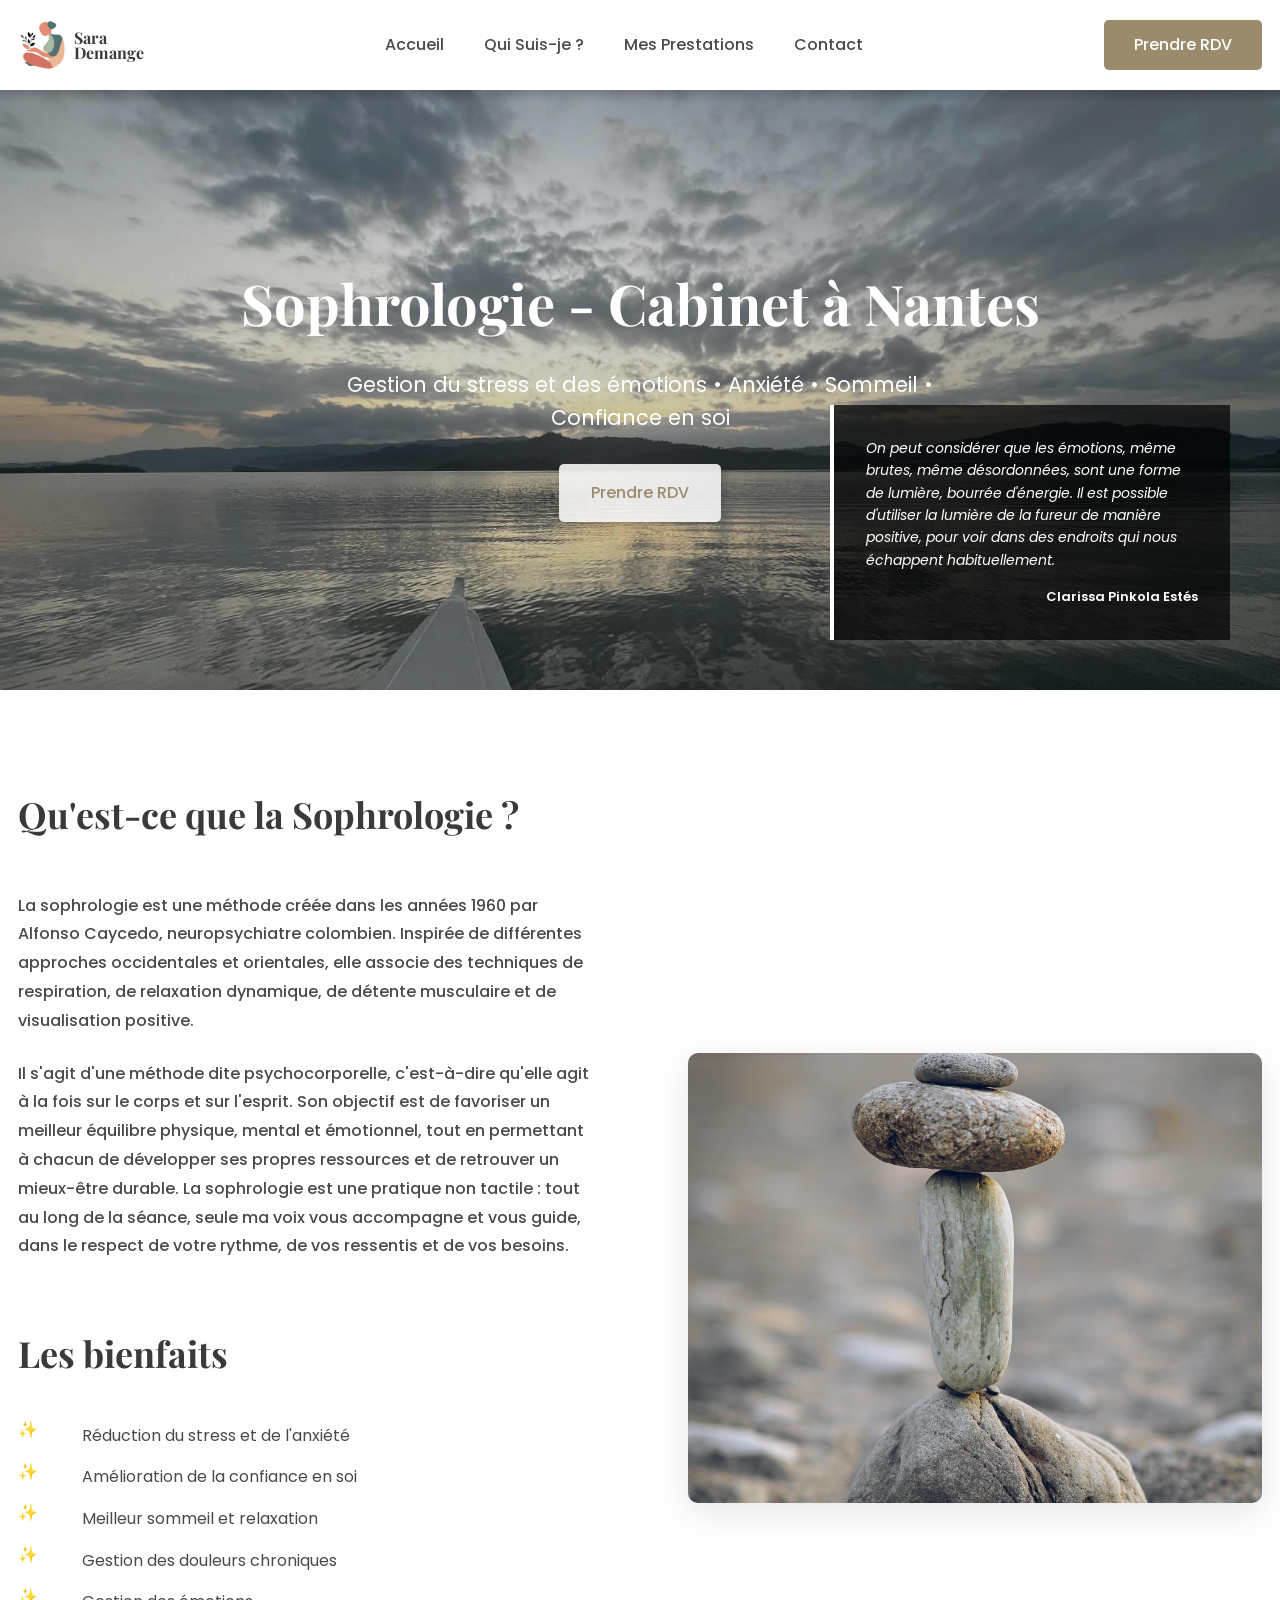
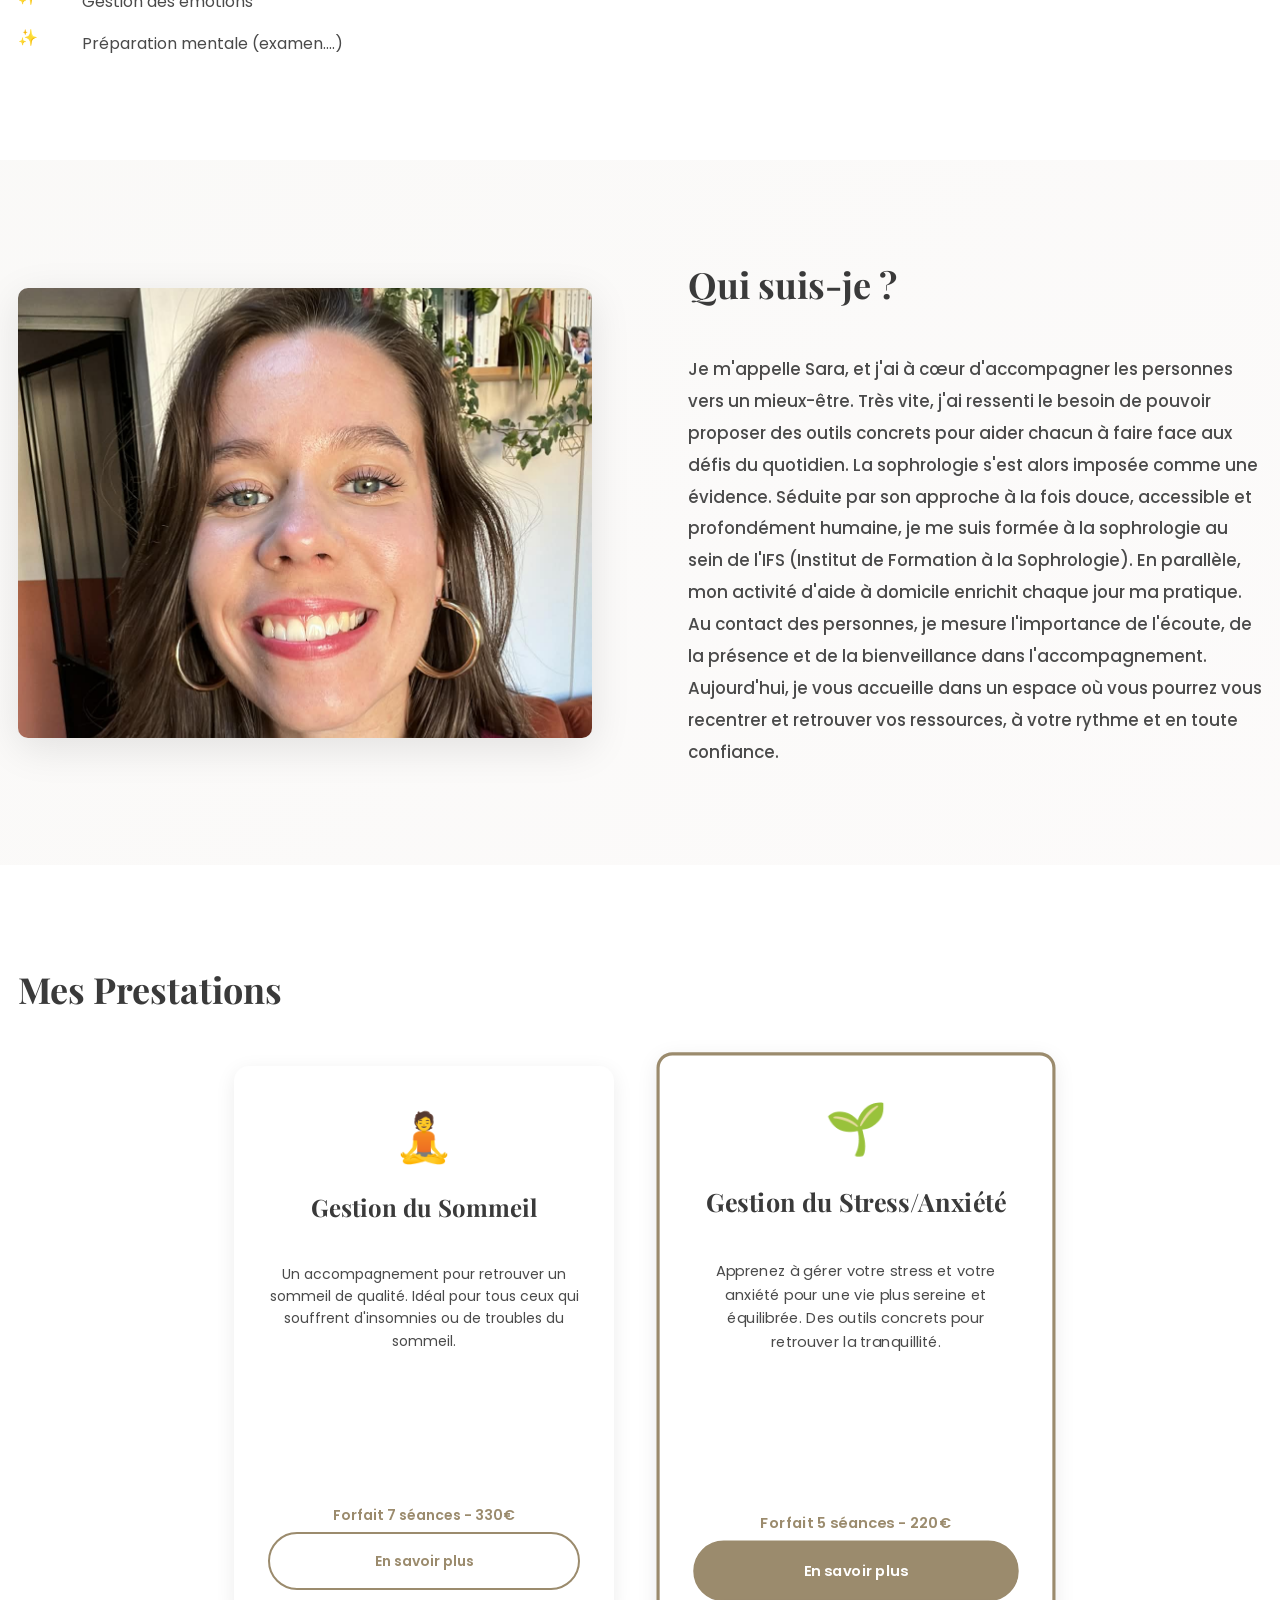
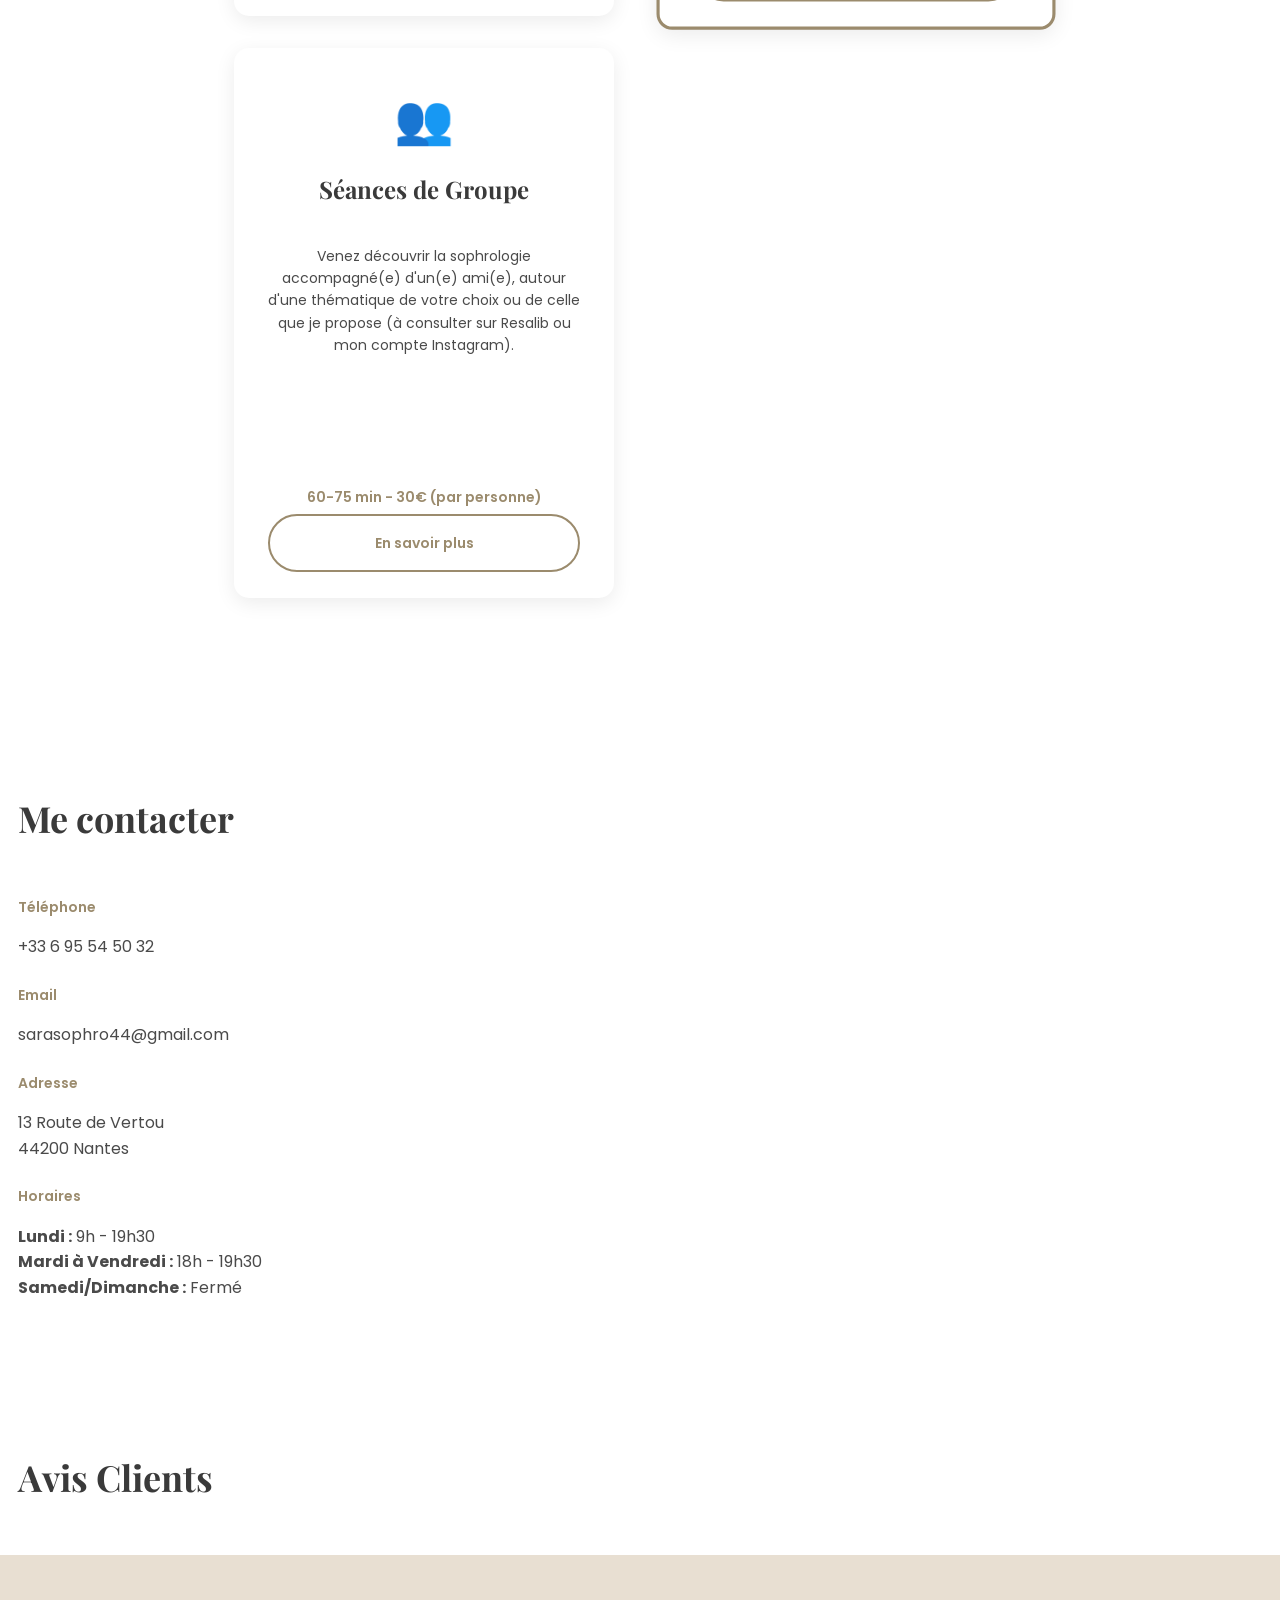
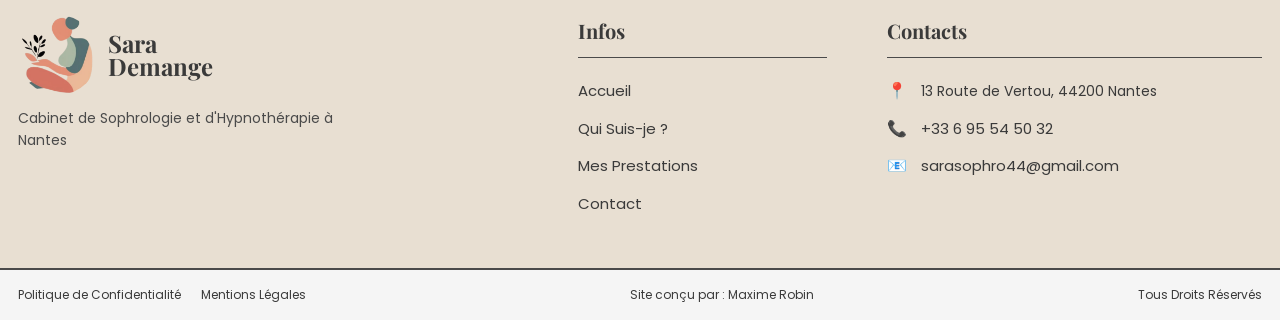
<file: index.html>
<!doctype html>
<html lang="fr"><head>
    <meta charset="UTF-8">
    <meta name="viewport" content="width=device-width, initial-scale=1.0">
    <title>Sara Demange - Cabinet de Sophrologie sur Nantes</title>
    <link rel="icon" type="image/png" sizes="512x512" href="/images/logo.png">
    <link rel="apple-touch-icon" href="/images/logo.png">
        <meta name="description" content="Sara Demange, sophrologue à Nantes, vous accompagne pour le stress, l'anxiété, le sommeil, les émotions et la confiance en soi.">
        <meta name="author" content="Sara Demange">
        <meta name="robots" content="index, follow, max-image-preview:large">
        <meta name="theme-color" content="#f7f4ef">
        <link rel="canonical" href="https://sarademange-sophrologie-nantes.netlify.app/">
        <meta property="og:type" content="website">
        <meta property="og:locale" content="fr_FR">
        <meta property="og:site_name" content="Sara Demange - Sophrologie">
        <meta property="og:title" content="Sara Demange - Sophrologue à Nantes">
        <meta property="og:description" content="Accompagnement en sophrologie à Nantes pour retrouver équilibre, sérénité et confiance.">
        <meta property="og:url" content="https://sarademange-sophrologie-nantes.netlify.app/">
        <meta property="og:image" content="https://sarademange-sophrologie-nantes.netlify.app/images/uploads/Sara%20Demange%20Recadr%C3%A9%20format%20carr%C3%A9.jpg">
        <meta property="og:image:alt" content="Sara Demange, sophrologue à Nantes">
        <meta property="og:image:type" content="image/jpeg">
        <meta property="og:image:width" content="1152">
        <meta property="og:image:height" content="1152">
        <meta name="twitter:card" content="summary_large_image">
        <meta name="twitter:title" content="Sara Demange - Sophrologue à Nantes">
        <meta name="twitter:description" content="Accompagnement en sophrologie à Nantes pour le stress, le sommeil, les émotions et la confiance en soi.">
        <meta name="twitter:image" content="https://sarademange-sophrologie-nantes.netlify.app/images/uploads/Sara%20Demange%20Recadr%C3%A9%20format%20carr%C3%A9.jpg">
        <meta name="twitter:image:alt" content="Sara Demange, sophrologue à Nantes">
        <script type="application/ld+json">
        {
            "@context": "https://schema.org",
            "@type": "WebSite",
            "name": "Sara Demange - Sophrologie",
            "alternateName": "Cabinet de Sophrologie à Nantes",
            "url": "https://sarademange-sophrologie-nantes.netlify.app/"
        }
        </script>
        <script type="application/ld+json">
        {
            "@context": "https://schema.org",
            "@type": "LocalBusiness",
            "@id": "https://sarademange-sophrologie-nantes.netlify.app/#business",
            "name": "Sara Demange - Sophrologie",
            "url": "https://sarademange-sophrologie-nantes.netlify.app/",
            "image": "https://sarademange-sophrologie-nantes.netlify.app/images/uploads/1782734062269-e0d5d1ff-cd20-42f9-9b21-246d7e26e452-1-.jpg",
            "description": "Cabinet de sophrologie à Nantes, spécialisé dans l'accompagnement du stress, des émotions, du sommeil et de la confiance en soi.",
            "telephone": "+33695545032",
            "email": "sarasophro44@gmail.com",
            "priceRange": "€€",
            "address": {
                "@type": "PostalAddress",
                "streetAddress": "13 Route de Vertou",
                "postalCode": "44200",
                "addressLocality": "Nantes",
                "addressCountry": "FR"
            },
            "geo": {
                "@type": "GeoCoordinates",
                "latitude": 47.1914439,
                "longitude": -1.5368923
            },
            "areaServed": { "@type": "City", "name": "Nantes" },
            "serviceType": "Sophrologie",
            "knowsAbout": ["gestion du stress", "sommeil", "gestion des émotions", "confiance en soi", "préparation mentale"],
            "openingHoursSpecification": [
                { "@type": "OpeningHoursSpecification", "dayOfWeek": "Monday", "opens": "09:00", "closes": "19:30" },
                { "@type": "OpeningHoursSpecification", "dayOfWeek": ["Tuesday", "Wednesday", "Thursday", "Friday"], "opens": "18:00", "closes": "19:30" }
            ],
            "hasOfferCatalog": {
                "@type": "OfferCatalog",
                "name": "Prestations de sophrologie",
                "itemListElement": [
                    { "@type": "Offer", "itemOffered": { "@type": "Service", "name": "Gestion du sommeil" } },
                    { "@type": "Offer", "itemOffered": { "@type": "Service", "name": "Préparation mentale" } },
                    { "@type": "Offer", "itemOffered": { "@type": "Service", "name": "Gestion du stress" } }
                ]
            }
        }
        </script>
    
    <!-- CUBE CSS - Foundation (variables, resets, base elements) -->
    <link rel="stylesheet" href="styles/cube.css">
    
    <!-- CUBE CSS - Components -->
    <link rel="stylesheet" href="styles/navbar.css?v=20260909-sticky">
    <link rel="stylesheet" href="styles/footer.css">
    <link rel="stylesheet" href="styles/buttons.css">
    
    <!-- CUBE CSS - Blocks -->
    <link rel="stylesheet" href="styles/hero.css">
    <link rel="stylesheet" href="styles/about.css">
    <link rel="stylesheet" href="styles/services.css">
    <link rel="stylesheet" href="styles/contact.css">

    <!-- Responsive utilities -->
    <link rel="stylesheet" href="styles/responsive.css">
    
    <link href="https://fonts.googleapis.com/css2?family=Poppins:wght@300;400;500;600;700&amp;family=Playfair+Display:wght@700&amp;display=swap" rel="stylesheet">
</head>
<body>
    <!-- Navbar Component -->
    <div id="navbar-container"><nav class="navbar"><div class="container"><div class="nav-wrapper"><a href="index.html" class="logo"><img class="brand-image" src="images/logo.png" alt="Sara Demange - Sophrologue" loading="eager" decoding="async"><span class="logo-text" aria-label="Sara Demange"><span>Sara</span><span>Demange</span></span></a><button class="menu-toggle" aria-label="Menu" aria-expanded="false"><span></span><span></span><span></span></button><ul class="nav-menu"><li><a href="index.html">Accueil</a></li><li><a href="about.html">Qui Suis-je ?</a></li><li><a href="services.html">Mes Prestations</a></li><li><a href="contact.html">Contact</a></li></ul><a href="https://www.resalib.fr/praticien/107607-sara-demange-sophrologue-nantes" target="_blank" class="btn-primary">Prendre RDV</a></div></div></nav></div>

    <!-- Hero Section -->
    <section class="hero">
        <div class="hero-image">
            <img class="brand-image" src="/images/uploads/1782734062269-e0d5d1ff-cd20-42f9-9b21-246d7e26e452-1-.jpg" alt="Harmonie et équilibre" loading="eager" fetchpriority="high" decoding="async" data-live-zoom="100" data-live-pos-x="48" data-live-pos-y="37" style="object-fit: cover; object-position: 48% 37%; transform-origin: center center; transform: scale(1);">
        </div>
        <div class="hero-content">
            <h1 class="hero-title">Sophrologie - Cabinet à Nantes</h1>
            <p class="hero-text">Gestion du stress et des émotions • Anxiété • Sommeil • Confiance en soi</p>
            <div class="hero-cta">
                <a href="https://www.resalib.fr/praticien/107607-sara-demange-sophrologue-nantes" target="_blank" class="btn-secondary">Prendre RDV</a>
            </div>
        </div>
        <div class="hero-quote-overlay">
            <p>On peut considérer que les émotions, même brutes, même désordonnées, sont une forme de lumière, bourrée d'énergie. Il est possible d'utiliser la lumière de la fureur de manière positive, pour voir dans des endroits qui nous échappent habituellement.</p>
            <p class="quote-author">Clarissa Pinkola Estés</p>
        </div>
    </section>

    <!-- About Section -->
    <section id="about" class="about">
        <div class="container">
            <div class="section-header">
                <h2>Qu'est-ce que la Sophrologie ?</h2>
            </div>
            <div class="about-content">
                <div class="about-text">
                    <div class="mobile-expandable-text" data-mobile-expandable="">
                        <p>La sophrologie est une méthode créée dans les années 1960 par Alfonso Caycedo, neuropsychiatre colombien. Inspirée de différentes approches occidentales et orientales, elle associe des techniques de respiration, de relaxation dynamique, de détente musculaire et de visualisation positive.</p>
                        <p>Il s'agit d'une méthode dite psychocorporelle, c'est-à-dire qu'elle agit à la fois sur le corps et sur l'esprit. Son objectif est de favoriser un meilleur équilibre physique, mental et émotionnel, tout en permettant à chacun de développer ses propres ressources et de retrouver un mieux-être durable. La sophrologie est une pratique non tactile : tout au long de la séance, seule ma voix vous accompagne et vous guide, dans le respect de votre rythme, de vos ressentis et de vos besoins.</p>
                    </div>
                    <h2>Les bienfaits</h2>
                    <ul class="benefits-list">
                        <li>Réduction du stress et de l'anxiété</li>
                        <li>Amélioration de la confiance en soi</li>
                        <li>Meilleur sommeil et relaxation</li>
                        <li>Gestion des douleurs chroniques</li>
                        <li>Gestion des émotions</li>
                        <li>Préparation mentale (examen....)</li>
                    </ul>
                </div>
                <div class="about-image">
                    <img class="brand-image" src="/images/uploads/1782735857334-pexels-abhijeet-singh-1249453572-25714026.jpg" alt="Meditation et bien-être" data-live-zoom="100" data-live-pos-x="45" data-live-pos-y="37" style="object-fit: cover; object-position: 45% 37%; transform-origin: center center; transform: scale(1);">
                </div>
            </div>
        </div>
    </section>

    <!-- About Me Section (before Services) -->
    <section class="about-intro">
        <div class="container">
            <div class="about-intro-content">
                <div class="about-intro-image">
                    <img class="brand-image" src="/images/uploads/1782736258521-3f640ac3-f32f-49dd-9731-8dba022b5032.jpg" alt="Sara Demange - Sophrologue" data-live-pos-y="23" data-live-zoom="100" data-live-pos-x="0" style="object-position: 0% 23%; object-fit: cover; transform-origin: center center; transform: scale(1);">
                </div>
                <div class="about-intro-text">
                    <h2>Qui suis-je ?</h2>
                    <p class="mobile-expandable-text" data-mobile-expandable="">Je m'appelle Sara, et j'ai à cœur d'accompagner les personnes vers un mieux-être. Très vite, j'ai ressenti le besoin de pouvoir proposer des outils concrets pour aider chacun à faire face aux défis du quotidien. La sophrologie s'est alors imposée comme une évidence. Séduite par son approche à la fois douce, accessible et profondément humaine, je me suis formée à la sophrologie au sein de  l'IFS (Institut de Formation à la Sophrologie). En parallèle, mon activité d'aide à domicile enrichit chaque jour ma pratique. Au contact des personnes, je mesure l'importance de l'écoute, de la présence et de la bienveillance dans l'accompagnement. Aujourd'hui, je vous accueille dans un espace où vous pourrez vous recentrer et retrouver vos ressources, à votre rythme et en toute confiance.</p>
                </div>
            </div>
        </div>
    </section>

    <!-- Services Section -->
    <section id="services" class="services">
        <div class="container">
            <div class="section-header">
                <h2>Mes Prestations</h2>
            </div>
            <div class="services-grid" id="services-grid">
                <!-- Les cartes de service seront chargées dynamiquement -->
            </div>
        </div>
    </section>

    <!-- Contact Section -->
    <section id="contact" class="contact">
        <div class="container">
            <div class="section-header">
                <h2>Me contacter</h2>
            </div>
            
            <div class="contact-grid">
                <!-- Infos de contact à gauche -->
                <div class="contact-info">
                    <div class="info-item">
                        <span class="info-label">Téléphone</span>
                        <a href="tel:+33695545032" data-contact="phone">+33 6 95 54 50 32</a>
                    </div>
                    <div class="info-item">
                        <span class="info-label">Email</span>
                        <a href="mailto:sarasophro44@gmail.com" data-contact="email">sarasophro44@gmail.com</a>
                    </div>
                    <div class="info-item">
                        <span class="info-label">Adresse</span>
                        <p data-contact="address">13 Route de Vertou44200 Nantes</p>
                    </div>
                    <div class="info-item">
                        <span class="info-label">Horaires</span>
                        <div data-contact="hours">
                            <p>Lundi - Vendredi : 9h - 19h</p>
                        </div>
                    </div>
                </div>
                
                <!-- Google Maps à droite -->
                <div id="google-reviews-container">
                    <iframe title="Localisation du cabinet de sophrologie à Nantes" src="https://www.google.com/maps/embed?pb=!1m18!1m12!1m3!1d2798.3247!2d-1.5368923!3d47.1914439!2m3!1f0!2f0!3f0!3m2!1i1024!2i768!4f13.1!3m3!1m2!1s0x480b3e5e5e5e5e5d%3A0x5816f6bf818afafc!2sSara%20Demange%20-%20Sophrologie!5e0!3m2!1sfr!2sfr!4v1702164000000" width="100%" height="450" style="border:0; border-radius: 8px;" allowfullscreen="" loading="lazy" referrerpolicy="no-referrer-when-downgrade" data-contact="maps"></iframe>
                </div>
            </div>
        </div>
    </section>

        <!-- Reviews Section -->
    <section class="reviews">
        <div class="container">
            <div class="section-header">
                <h2>Avis Clients</h2>
            </div>
            
            <!-- Avis clients Google via Elfsight -->
            <div style="margin: 40px 0;">
                <div>
                    <!-- Elfsight Google Reviews | Untitled Google Reviews -->
                    <script src="https://elfsightcdn.com/platform.js" async=""></script>
                    <div class="elfsight-app-24bc193f-aa25-4e2f-9746-22433c784eb6" data-elfsight-app-lazy=""></div>
                </div>
            </div>
        </div>
    </section>

    <!-- Footer Component -->
    <div id="footer-container"></div>

    <script src="scripts/contact-loader.js"></script>
    <script type="module" src="scripts/main.js"></script>

</body></html>
</file>
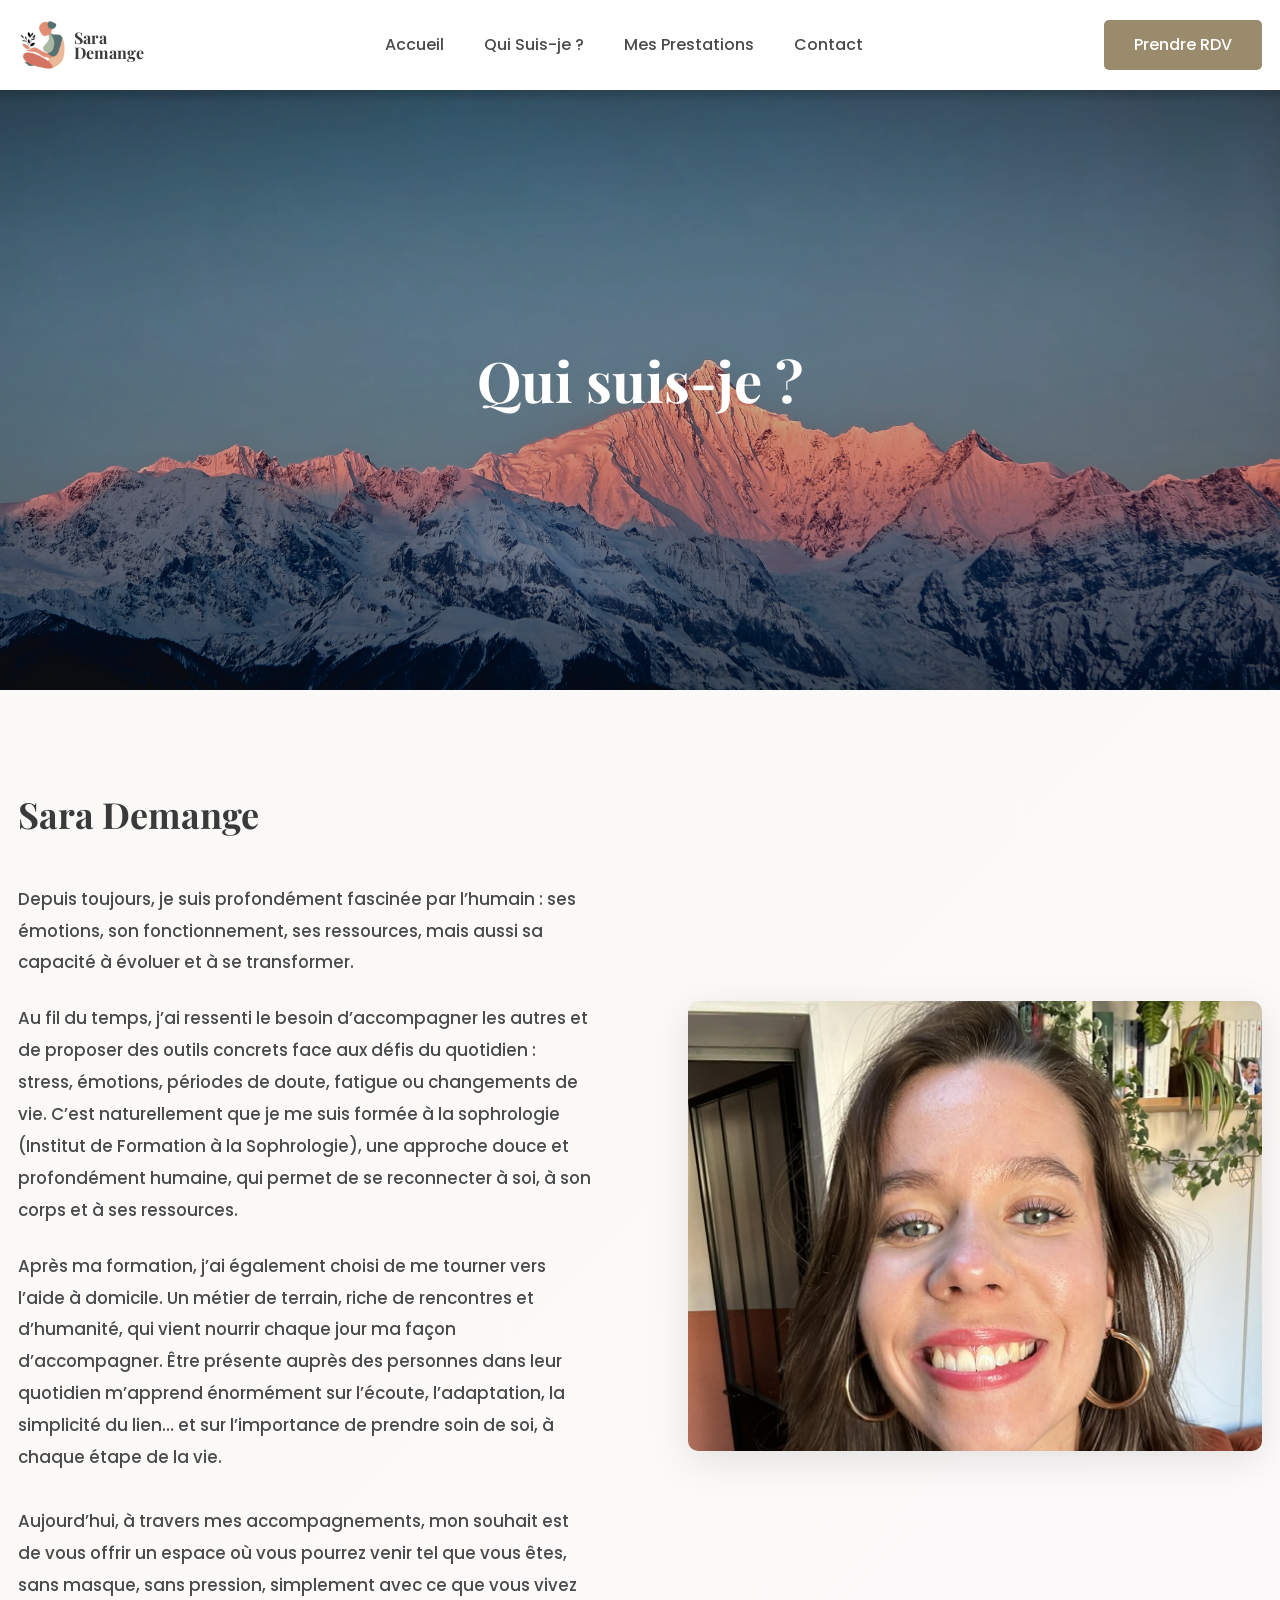
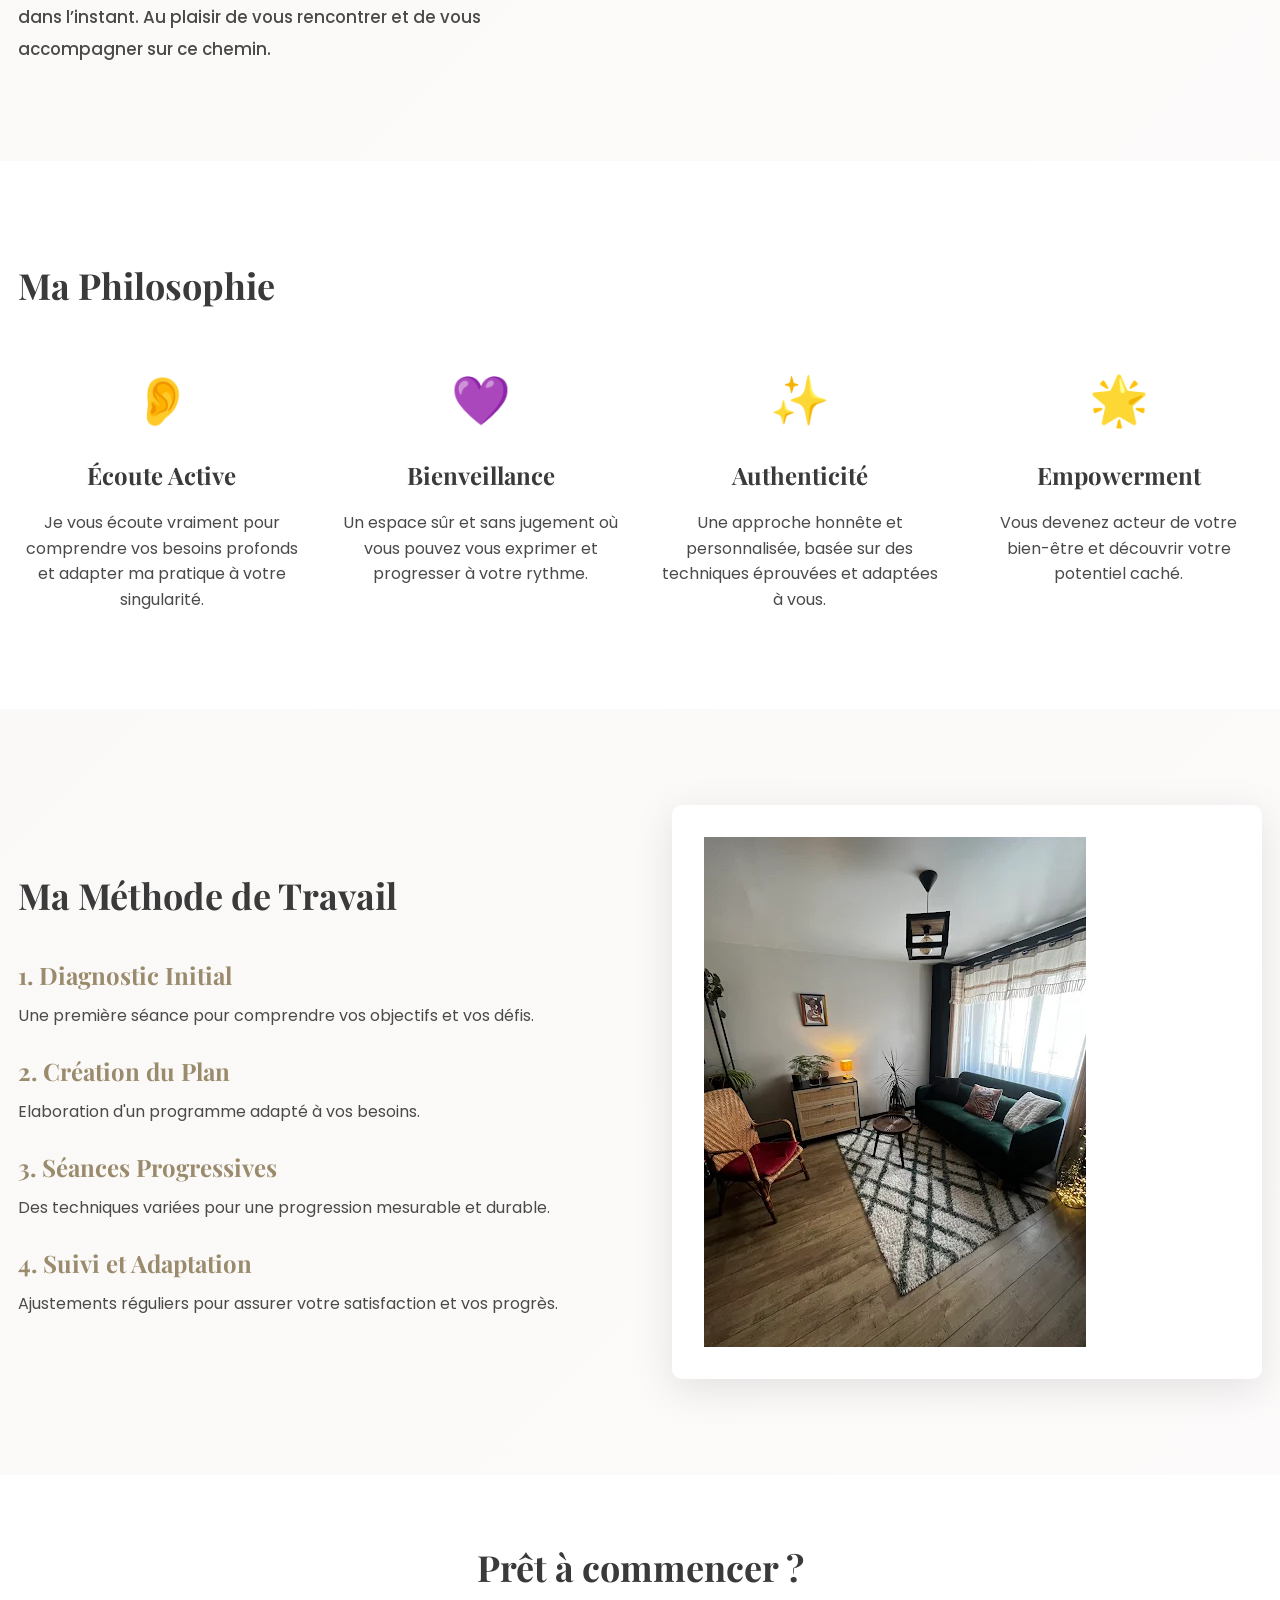
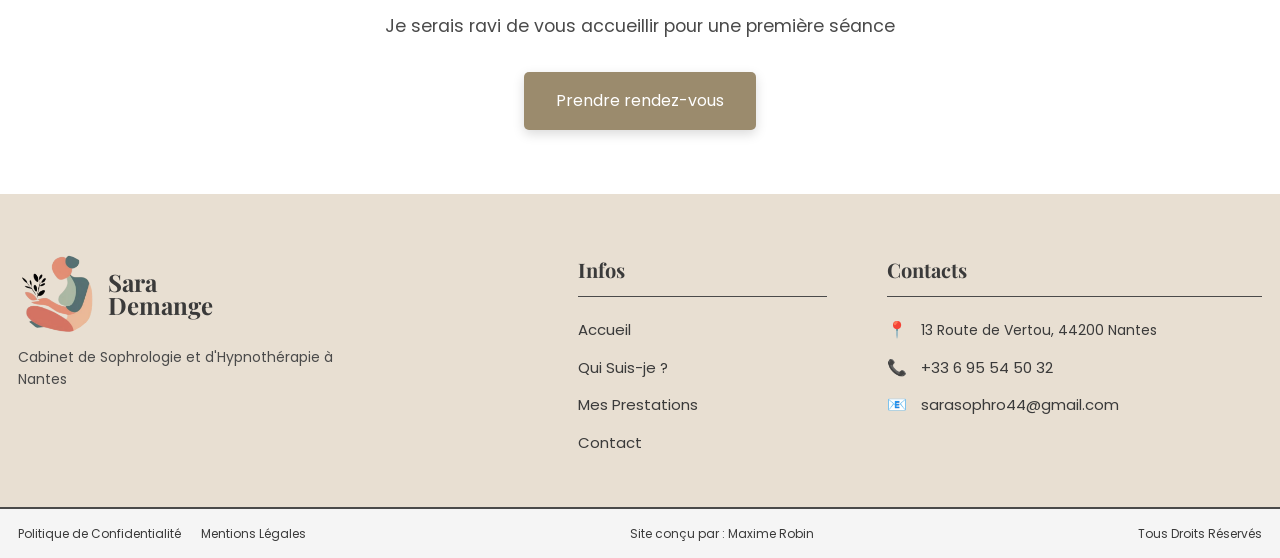
<file: about.html>
<!doctype html>
<html lang="fr"><head>
    <meta charset="UTF-8">
    <meta name="viewport" content="width=device-width, initial-scale=1.0">
    <title>Qui suis-je ? - Sara Demange - Sophrologie</title>
    <link rel="icon" type="image/png" sizes="512x512" href="/images/logo.png">
    <link rel="apple-touch-icon" href="/images/logo.png">
    <meta name="description" content="Découvrez Sara Demange, sophrologue à Nantes, sa formation et son approche humaine de l'accompagnement en sophrologie.">
    <meta name="author" content="Sara Demange">
    <meta name="robots" content="index, follow, max-image-preview:large">
    <link rel="canonical" href="https://sarademange-sophrologie-nantes.netlify.app/about.html">
    <meta property="og:type" content="profile">
    <meta property="og:locale" content="fr_FR">
    <meta property="og:site_name" content="Sara Demange - Sophrologie">
    <meta property="og:title" content="Qui suis-je ? - Sara Demange, sophrologue à Nantes">
    <meta property="og:description" content="Le parcours et l'approche de Sara Demange, sophrologue à Nantes.">
    <meta property="og:url" content="https://sarademange-sophrologie-nantes.netlify.app/about.html">
    <meta property="og:image" content="https://sarademange-sophrologie-nantes.netlify.app/images/uploads/1782736557400-pexels-yongaqian-2162046574-38245149.jpg">
    <meta name="twitter:card" content="summary_large_image">
    <meta name="twitter:title" content="Qui suis-je ? - Sara Demange">
    <meta name="twitter:description" content="Découvrez le parcours et l'approche de votre sophrologue à Nantes.">
    <meta name="twitter:image" content="https://sarademange-sophrologie-nantes.netlify.app/images/uploads/1782736557400-pexels-yongaqian-2162046574-38245149.jpg">
    <script type="application/ld+json">
    {"@context":"https://schema.org","@type":"AboutPage","name":"Qui suis-je ? - Sara Demange","url":"https://sarademange-sophrologie-nantes.netlify.app/about.html","description":"Le parcours et l'approche de Sara Demange, sophrologue à Nantes.","about":{"@type":"Person","name":"Sara Demange","jobTitle":"Sophrologue","url":"https://sarademange-sophrologie-nantes.netlify.app/about.html","worksFor":{"@type":"LocalBusiness","@id":"https://sarademange-sophrologie-nantes.netlify.app/#business","name":"Sara Demange - Sophrologie"}}}
    </script>
    
    <!-- CUBE CSS - Foundation (variables, resets, base elements) -->
    <link rel="stylesheet" href="styles/cube.css">
    
    <!-- CUBE CSS - Components -->
    <link rel="stylesheet" href="styles/navbar.css?v=20260909-sticky">
    <link rel="stylesheet" href="styles/footer.css">
    <link rel="stylesheet" href="styles/buttons.css">
    
    <!-- CUBE CSS - Blocks -->
    <link rel="stylesheet" href="styles/hero.css">
    <link rel="stylesheet" href="styles/about.css">
    <link rel="stylesheet" href="styles/services.css">
    <link rel="stylesheet" href="styles/contact.css">
    <link rel="stylesheet" href="styles/responsive.css">
    
    <link href="https://fonts.googleapis.com/css2?family=Poppins:wght@300;400;500;600;700&amp;family=Playfair+Display:wght@700&amp;display=swap" rel="stylesheet">
</head>
<body>
    <!-- Navbar Component -->
    <div id="navbar-container"><nav class="navbar"><div class="container"><div class="nav-wrapper"><a href="index.html" class="logo"><img class="brand-image" src="images/logo.png" alt="Sara Demange - Sophrologue" loading="eager" decoding="async"><span class="logo-text" aria-label="Sara Demange"><span>Sara</span><span>Demange</span></span></a><button class="menu-toggle" aria-label="Menu" aria-expanded="false"><span></span><span></span><span></span></button><ul class="nav-menu"><li><a href="index.html">Accueil</a></li><li><a href="about.html">Qui Suis-je ?</a></li><li><a href="services.html">Mes Prestations</a></li><li><a href="contact.html">Contact</a></li></ul><a href="https://www.resalib.fr/praticien/107607-sara-demange-sophrologue-nantes" target="_blank" class="btn-primary">Prendre RDV</a></div></div></nav></div>

    <!-- Hero Section - Qui suis-je -->
    <section class="hero">
        <div class="hero-image">
            <img class="brand-image" src="/images/uploads/1782736557400-pexels-yongaqian-2162046574-38245149.jpg" alt="Sara Demange" loading="eager" fetchpriority="high" decoding="async" data-live-zoom="100" data-live-pos-x="50" data-live-pos-y="50" style="object-fit: cover; object-position: 50% 50%; transform-origin: center center; transform: scale(1);">
        </div>
        <div class="hero-content">
            <h1 class="hero-title">Qui suis-je ?</h1>
        </div>
    </section>

    <!-- Présentation Section -->
    <section class="about-intro">
        <div class="container">
            <div class="about-intro-content">
                <div class="about-intro-text">
                    <h2>Sara Demange</h2>
                    <div class="mobile-expandable-text" data-mobile-expandable>
                        <p>Depuis toujours, je suis profondément fascinée par l’humain : ses émotions, son fonctionnement, ses ressources, mais aussi sa capacité à évoluer et à se transformer.</p>

                        <p>Au fil du temps, j’ai ressenti le besoin d’accompagner les autres et de proposer des outils concrets face aux défis du quotidien : stress, émotions, périodes de doute, fatigue ou changements de vie. C’est naturellement que je me suis formée à la sophrologie (Institut de Formation à la Sophrologie), une approche douce et profondément humaine, qui permet de se reconnecter à soi, à son corps et à ses ressources.</p>

                        <p>Après ma formation, j’ai également choisi de me tourner vers l’aide à domicile. Un métier de terrain, riche de rencontres et d’humanité, qui vient nourrir chaque jour ma façon d’accompagner. Être présente auprès des personnes dans leur quotidien m’apprend énormément sur l’écoute, l’adaptation, la simplicité du lien… et sur l’importance de prendre soin de soi, à chaque étape de la vie.

Aujourd’hui, à travers mes accompagnements, mon souhait est de vous offrir un espace où vous pourrez venir tel que vous êtes, sans masque, sans pression, simplement avec ce que vous vivez dans l’instant. Au plaisir de vous rencontrer et de vous accompagner sur ce chemin.</p>
                    </div>
                </div>
                <div class="about-intro-image">
                    <img src="/images/uploads/1776266210271-3f640ac3-f32f-49dd-9731-8dba022b5032.jpg" alt="Sara Demange - Sophrologue" data-live-zoom="100" data-live-pos-x="50" data-live-pos-y="20" style="object-fit: cover; object-position: 50% 20%; transform-origin: center center; transform: scale(1);">
                </div>
            </div>
        </div>
    </section>

    <!-- Philosophie Section -->
    <section class="philosophie" style="padding: 6rem 0;">
        <div class="container">
            <div class="section-header">
                <h2>Ma Philosophie</h2>
            </div>
            
            <div style="display: grid; grid-template-columns: repeat(auto-fit, minmax(250px, 1fr)); gap: 2rem; margin-top: 3rem;">
                <!-- Écoute -->
                <div style="text-align: center;">
                    <div style="font-size: 3rem; margin-bottom: 1rem;">👂</div>
                    <h3 style="margin-bottom: 1rem;">Écoute Active</h3>
                    <p style="color: #4a4a4a; line-height: 1.6;">Je vous écoute vraiment pour comprendre vos besoins profonds et adapter ma pratique à votre singularité.</p>
                </div>

                <!-- Bienveillance -->
                <div style="text-align: center;">
                    <div style="font-size: 3rem; margin-bottom: 1rem;">💜</div>
                    <h3 style="margin-bottom: 1rem;">Bienveillance</h3>
                    <p style="color: #4a4a4a; line-height: 1.6;">Un espace sûr et sans jugement où vous pouvez vous exprimer et progresser à votre rythme.</p>
                </div>

                <!-- Authenticité -->
                <div style="text-align: center;">
                    <div style="font-size: 3rem; margin-bottom: 1rem;">✨</div>
                    <h3 style="margin-bottom: 1rem;">Authenticité</h3>
                    <p style="color: #4a4a4a; line-height: 1.6;">Une approche honnête et personnalisée, basée sur des techniques éprouvées et adaptées à vous.</p>
                </div>

                <!-- Empowerment -->
                <div style="text-align: center;">
                    <div style="font-size: 3rem; margin-bottom: 1rem;">🌟</div>
                    <h3 style="margin-bottom: 1rem;">Empowerment</h3>
                    <p style="color: #4a4a4a; line-height: 1.6;">Vous devenez acteur de votre bien-être et découvrir votre potentiel caché.</p>
                </div>
            </div>
        </div>
    </section>

    <!-- Approche Section -->
    <section class="approche" style="padding: 6rem 0; background: linear-gradient(135deg, rgba(155, 139, 109, 0.05) 0%, rgba(196, 167, 158, 0.05) 100%);">
        <div class="container">
            <div class="approche-layout">
                <div>
                    <h2 style="margin-bottom: 2rem;">Ma Méthode de Travail</h2>
                    <div style="display: flex; flex-direction: column; gap: 1.5rem;">
                        <div>
                            <h3 style="color: #9b8b6d; margin-bottom: 0.5rem;">1. Diagnostic Initial</h3>
                            <p style="color: #4a4a4a; margin: 0;">Une première séance pour comprendre vos objectifs et vos défis.</p>
                        </div>
                        <div>
                            <h3 style="color: #9b8b6d; margin-bottom: 0.5rem;">2. Création du Plan</h3>
                            <p style="color: #4a4a4a; margin: 0;">Elaboration d'un programme adapté à vos besoins.</p>
                        </div>
                        <div>
                            <h3 style="color: #9b8b6d; margin-bottom: 0.5rem;">3. Séances Progressives</h3>
                            <p style="color: #4a4a4a; margin: 0;">Des techniques variées pour une progression mesurable et durable.</p>
                        </div>
                        <div>
                            <h3 style="color: #9b8b6d; margin-bottom: 0.5rem;">4. Suivi et Adaptation</h3>
                            <p style="color: #4a4a4a; margin: 0;">Ajustements réguliers pour assurer votre satisfaction et vos progrès.</p>
                        </div>
                    </div>
                </div>
                <div style="background: white; padding: 2rem; border-radius: 10px; box-shadow: 0 10px 40px rgba(0, 0, 0, 0.1);">
                    <img class="brand-image" src="images/home.webp" alt="Approche" data-live-zoom="100" data-live-pos-x="50" data-live-pos-y="50" style="object-fit: cover; object-position: 50% 50%; transform-origin: center center; transform: scale(1);">
                </div>
            </div>
        </div>
    </section>

    <!-- CTA Section -->
    <section style="padding: 4rem 0; background: white; text-align: center;">
        <div class="container">
            <h2 style="margin-bottom: 1rem;">Prêt à commencer ?</h2>
            <p style="font-size: 1.1rem; color: #4a4a4a; margin-bottom: 2rem;">Je serais ravi de vous accueillir pour une première séance</p>
            <a href="https://www.resalib.fr/praticien/107607-sara-demange-sophrologue-nantes" target="_blank" class="btn-primary" style="display: inline-block;">Prendre rendez-vous</a>
        </div>
    </section>

    <!-- Footer Component -->
    <div id="footer-container"></div>

    <script src="scripts/contact-loader.js"></script>
    <script type="module" src="scripts/main.js"></script>







</body></html>
</file>
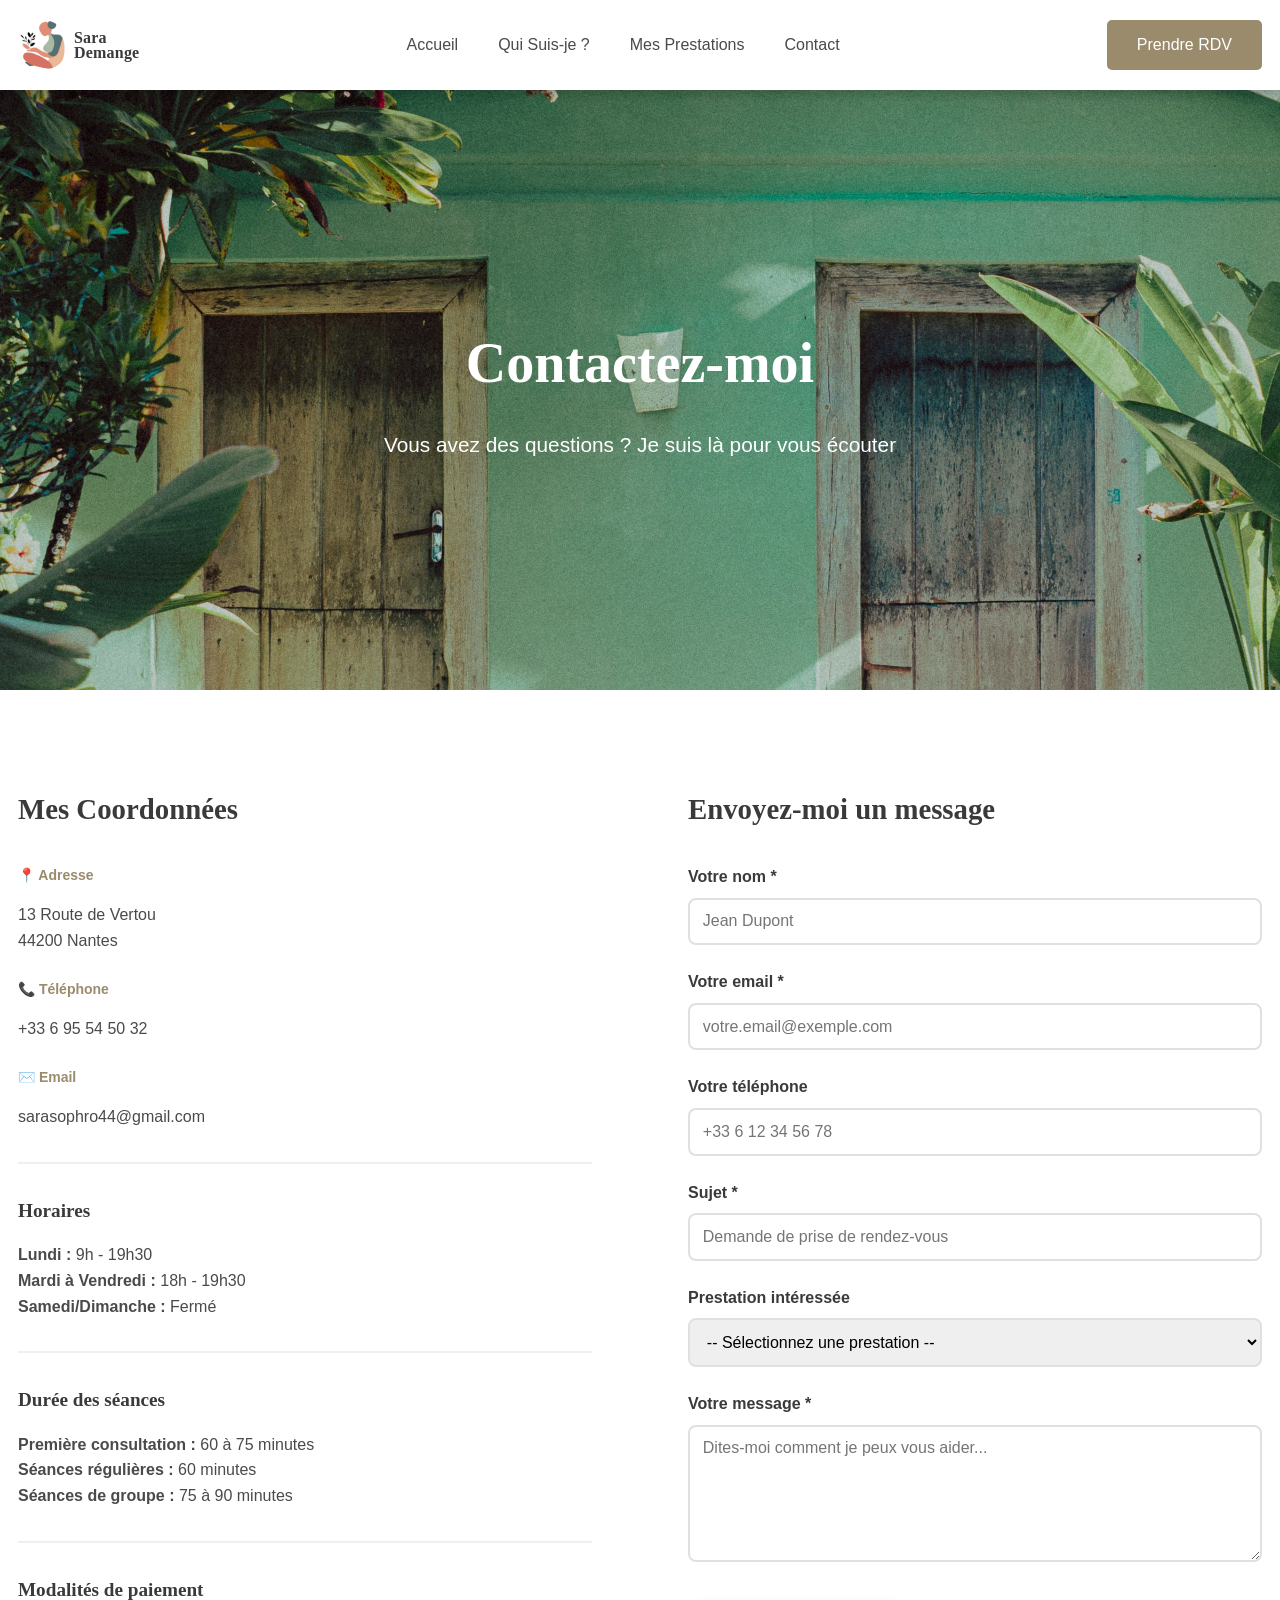
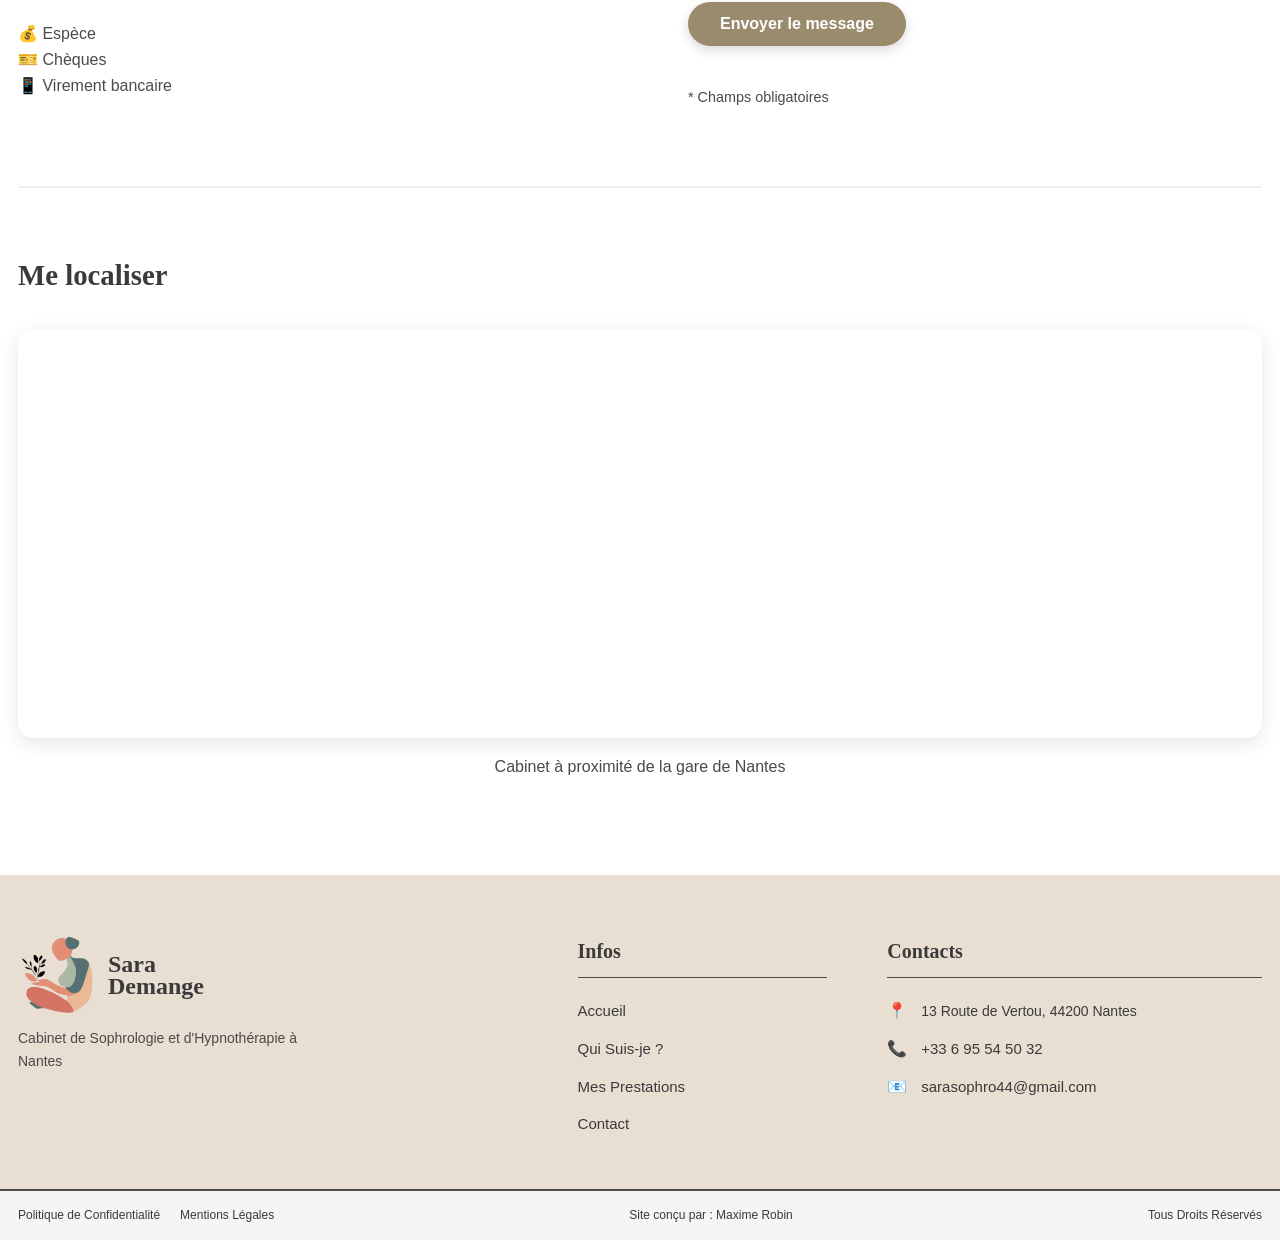
<file: contact.html>
<!doctype html>
<html lang="fr"><head>
    <meta charset="UTF-8">
    <meta name="viewport" content="width=device-width, initial-scale=1.0">
    <meta http-equiv="Content-Security-Policy" content="default-src 'self'; script-src 'self' https://cdn.jsdelivr.net https://formspree.io https://cdn.formspree.io 'unsafe-inline'; style-src 'self' https://fonts.googleapis.com 'unsafe-inline'; font-src 'self' https://fonts.gstatic.com; img-src 'self' data: https:; connect-src 'self' https://formspree.io https://api.formspree.io; frame-src https://www.google.com https://formspree.io; worker-src blob: https://formspree.io;">
    <title>Contact - Sara Demange - Sophrologie</title>
    <link rel="icon" type="image/png" sizes="512x512" href="/images/logo.png">
    <link rel="apple-touch-icon" href="/images/logo.png">
    <meta name="description" content="Contactez Sara Demange, sophrologue à Nantes. Adresse, horaires, téléphone et prise de rendez-vous pour vos séances de sophrologie.">
    <meta name="author" content="Sara Demange">
    <meta name="robots" content="index, follow, max-image-preview:large">
    <link rel="canonical" href="https://sarademange-sophrologie-nantes.netlify.app/contact.html">
    <meta property="og:type" content="website">
    <meta property="og:locale" content="fr_FR">
    <meta property="og:site_name" content="Sara Demange - Sophrologie">
    <meta property="og:title" content="Contactez Sara Demange, sophrologue à Nantes">
    <meta property="og:description" content="Retrouvez les coordonnées et horaires du cabinet de sophrologie de Sara Demange à Nantes.">
    <meta property="og:url" content="https://sarademange-sophrologie-nantes.netlify.app/contact.html">
    <meta property="og:image" content="https://sarademange-sophrologie-nantes.netlify.app/images/uploads/1785159894159-pexels-lucas-gramatica-2154251402-36840820.jpg">
    <meta name="twitter:card" content="summary_large_image">
    <meta name="twitter:title" content="Contact - Sara Demange, sophrologue à Nantes">
    <meta name="twitter:description" content="Adresse, horaires et coordonnées du cabinet de sophrologie à Nantes.">
    <meta name="twitter:image" content="https://sarademange-sophrologie-nantes.netlify.app/images/uploads/1785159894159-pexels-lucas-gramatica-2154251402-36840820.jpg">
    <script type="application/ld+json">
    {"@context":"https://schema.org","@type":"ContactPage","name":"Contact - Sara Demange - Sophrologie","url":"https://sarademange-sophrologie-nantes.netlify.app/contact.html","mainEntity":{"@type":"LocalBusiness","@id":"https://sarademange-sophrologie-nantes.netlify.app/#business","name":"Sara Demange - Sophrologie","telephone":"+33695545032","email":"sarasophro44@gmail.com","address":{"@type":"PostalAddress","streetAddress":"13 Route de Vertou","postalCode":"44200","addressLocality":"Nantes","addressCountry":"FR"}}}
    </script>
    
    <!-- CUBE CSS - Foundation (variables, resets, base elements) -->
    <link rel="stylesheet" href="styles/cube.css">
    
    <!-- CUBE CSS - Components -->
    <link rel="stylesheet" href="styles/navbar.css?v=20260909-sticky">
    <link rel="stylesheet" href="styles/footer.css">
    <link rel="stylesheet" href="styles/buttons.css">
    
    <!-- CUBE CSS - Blocks -->
    <link rel="stylesheet" href="styles/hero.css">
    <link rel="stylesheet" href="styles/contact.css">
    <link rel="stylesheet" href="styles/services.css">
    <link rel="stylesheet" href="styles/responsive.css">
    
    <link href="https://fonts.googleapis.com/css2?family=Poppins:wght@300;400;500;600;700&amp;family=Playfair+Display:wght@700&amp;display=swap" rel="stylesheet">
</head>
<body>
    <!-- Navbar Component -->
    <div id="navbar-container"><nav class="navbar"><div class="container"><div class="nav-wrapper"><a href="index.html" class="logo"><img class="brand-image" src="images/logo.png" alt="Sara Demange - Sophrologue" loading="eager" decoding="async"><span class="logo-text" aria-label="Sara Demange"><span>Sara</span><span>Demange</span></span></a><button class="menu-toggle" aria-label="Menu" aria-expanded="false"><span></span><span></span><span></span></button><ul class="nav-menu"><li><a href="index.html">Accueil</a></li><li><a href="about.html">Qui Suis-je ?</a></li><li><a href="services.html">Mes Prestations</a></li><li><a href="contact.html">Contact</a></li></ul><a href="https://www.resalib.fr/praticien/107607-sara-demange-sophrologue-nantes" target="_blank" class="btn-primary">Prendre RDV</a></div></div></nav></div>

    <!-- Hero Section - Contact -->
    <section class="hero">
        <div class="hero-image">
            <img class="brand-image" src="/images/uploads/1785159894159-pexels-lucas-gramatica-2154251402-36840820.jpg" alt="Sara Demange" loading="eager" fetchpriority="high" decoding="async" data-live-zoom="100" data-live-pos-x="50" data-live-pos-y="50" style="object-fit: cover; object-position: 50% 50%; transform-origin: center center; transform: scale(1);">
        </div>
        <div class="hero-content">
            <h1 class="hero-title">Contactez-moi</h1>
            <p class="hero-text">Vous avez des questions ? Je suis là pour vous écouter</p>
        </div>
    </section>

    <!-- Contact Section -->
    <section class="contact" id="contact">
        <div class="container">
            <div class="contact-content">
                <!-- Contact Information -->
                <div class="contact-info">
                    <h3 style="font-size: 1.8rem; color: #3a3a3a; margin-bottom: 2rem;">Mes Coordonnées</h3>
                    
                    <div>
                        <span>📍 Adresse</span>
                        <p data-contact="address">13 Route de Vertou44200 Nantes</p>
                    </div>

                    <div>
                        <span>📞 Téléphone</span>
                        <a href="tel:+33695545032" data-contact="phone">+33 6 95 54 50 32</a>
                    </div>

                    <div>
                        <span>✉️ Email</span>
                        <a href="mailto:sarasophro44@gmail.com" data-contact="email">sarasophro44@gmail.com</a>
                    </div>

                    <div style="margin-top: 2rem; padding-top: 2rem; border-top: 2px solid #f0f0f0;">
                        <h4 style="font-size: 1.2rem; color: #3a3a3a; margin-bottom: 1rem;">Horaires</h4>
                        <div data-contact="hours">
                        </div>
                    </div>

                    <div style="margin-top: 2rem; padding-top: 2rem; border-top: 2px solid #f0f0f0;">
                        <h4 style="font-size: 1.2rem; color: #3a3a3a; margin-bottom: 1rem;">Durée des séances</h4>
                        <p><strong>Première consultation :</strong> 60 à 75 minutes</p>
                        <p><strong>Séances régulières :</strong> 60 minutes</p>
                        <p><strong>Séances de groupe :</strong> 75 à 90 minutes</p>
                    </div>

                    <div style="margin-top: 2rem; padding-top: 2rem; border-top: 2px solid #f0f0f0;">
                        <h4 style="font-size: 1.2rem; color: #3a3a3a; margin-bottom: 1rem;">Modalités de paiement</h4>
                        <p>💰 Espèce</p>
                        <p>🎫 Chèques</p>
                        <p>📱 Virement bancaire</p>
                    </div>
                </div>

                <!-- Contact Form -->
                <div>
                    <h3 style="font-size: 1.8rem; color: #3a3a3a; margin-bottom: 2rem;">Envoyez-moi un message</h3>
                    <form class="contact-form" id="contact-form">
                        <div>
                            <label for="name" style="margin-bottom: 0.5rem; font-weight: 600; color: #3a3a3a;">Votre nom *</label>
                            <input type="text" id="name" name="name" required="" placeholder="Jean Dupont" style="padding: 0.8rem; border: 2px solid #e0e0e0; border-radius: 8px; font-size: 1rem;">
                        </div>

                        <div>
                            <label for="email" style="margin-bottom: 0.5rem; font-weight: 600; color: #3a3a3a;">Votre email *</label>
                            <input type="email" id="email" name="email" required="" placeholder="votre.email@exemple.com" style="padding: 0.8rem; border: 2px solid #e0e0e0; border-radius: 8px; font-size: 1rem;">
                        </div>

                        <div>
                            <label for="phone" style="margin-bottom: 0.5rem; font-weight: 600; color: #3a3a3a;">Votre téléphone</label>
                            <input type="tel" id="phone" name="phone" placeholder="+33 6 12 34 56 78" style="padding: 0.8rem; border: 2px solid #e0e0e0; border-radius: 8px; font-size: 1rem;">
                        </div>

                        <div>
                            <label for="subject" style="margin-bottom: 0.5rem; font-weight: 600; color: #3a3a3a;">Sujet *</label>
                            <input type="text" id="subject" name="subject" required="" placeholder="Demande de prise de rendez-vous" style="padding: 0.8rem; border: 2px solid #e0e0e0; border-radius: 8px; font-size: 1rem;">
                        </div>

                        <div>
                            <label for="service" style="margin-bottom: 0.5rem; font-weight: 600; color: #3a3a3a;">Prestation intéressée</label>
                            <select id="service" name="service" style="padding: 0.8rem; border: 2px solid #e0e0e0; border-radius: 8px; font-size: 1rem; font-family: inherit;">
                                <option value="">-- Sélectionnez une prestation --</option>
                                <option value="Sophrologie pour les adolescents">Sophrologie pour les adolescents</option>
                                <option value="Sophrologie pour les adultes">Sophrologie pour les adultes</option>
                                <option value="Sophrologie pour les enfants">Sophrologie pour les enfants</option>
                                <option value="Gestion du sommeil">Gestion du sommeil</option>
                                <option value="Préparation mentale">Préparation mentale</option>
                                <option value="Gestion du stress">Gestion du stress</option>
                                <option value="Séances de groupe">Séances de groupe</option>
                                <option value="Développement personnel">Développement personnel</option>
                                <option value="Séances à distance">Séances à distance</option>
                            </select>
                        </div>

                        <div>
                            <label for="message" style="margin-bottom: 0.5rem; font-weight: 600; color: #3a3a3a;">Votre message *</label>
                            <textarea id="message" name="message" required="" placeholder="Dites-moi comment je peux vous aider..." rows="6" style="padding: 0.8rem; border: 2px solid #e0e0e0; border-radius: 8px; font-size: 1rem; resize: vertical; font-family: inherit;"></textarea>
                        </div>

                        <button type="submit" style="background: #9b8b6d; color: white; padding: 0.8rem 2rem; border: none; border-radius: 50px; font-weight: 600; cursor: pointer; margin-top: 1rem; transition: all 0.3s ease; font-size: 1rem;">Envoyer le message</button>

                        <p style="font-size: 0.9rem; color: #4a4a4a; margin-top: 1rem;">* Champs obligatoires</p>
                    </form>

                    <div id="form-message" style="margin-top: 1.5rem; padding: 1rem; border-radius: 8px; display: none; font-weight: 600; text-align: center;"></div>
                </div>
            </div>

            <!-- Google Maps Embed -->
            <div style="margin-top: 4rem; padding-top: 4rem; border-top: 2px solid #f0f0f0;">
                <h3 style="font-size: 1.8rem; color: #3a3a3a; margin-bottom: 2rem;">Me localiser</h3>
                <div style="border-radius: 15px; overflow: hidden; box-shadow: 0 5px 20px rgba(0, 0, 0, 0.1);">
                    <iframe title="Localisation du cabinet de sophrologie à Nantes" src="https://www.google.com/maps/embed?pb=!1m18!1m12!1m3!1d2798.3247!2d-1.5368923!3d47.1914439!2m3!1f0!2f0!3f0!3m2!1i1024!2i768!4f13.1!3m3!1m2!1s0x480b3e5e5e5e5e5d%3A0x5816f6bf818afafc!2sSara%20Demange%20-%20Sophrologie!5e0!3m2!1sfr!2sfr!4v1702164000000" width="100%" height="400" style="border:0;" allowfullscreen="" loading="lazy" referrerpolicy="no-referrer-when-downgrade" data-contact="maps"></iframe>
                </div>
                <p style="color: #4a4a4a; margin-top: 1rem; text-align: center;">Cabinet à proximité de la gare de Nantes</p>
            </div>
        </div>
    </section>

    <!-- Footer Component -->
    <div id="footer-container"></div>

    <!-- Scripts -->
    <script src="scripts/contact-loader.js"></script>
    <script type="module" src="scripts/main.js"></script>

</body></html>
</file>
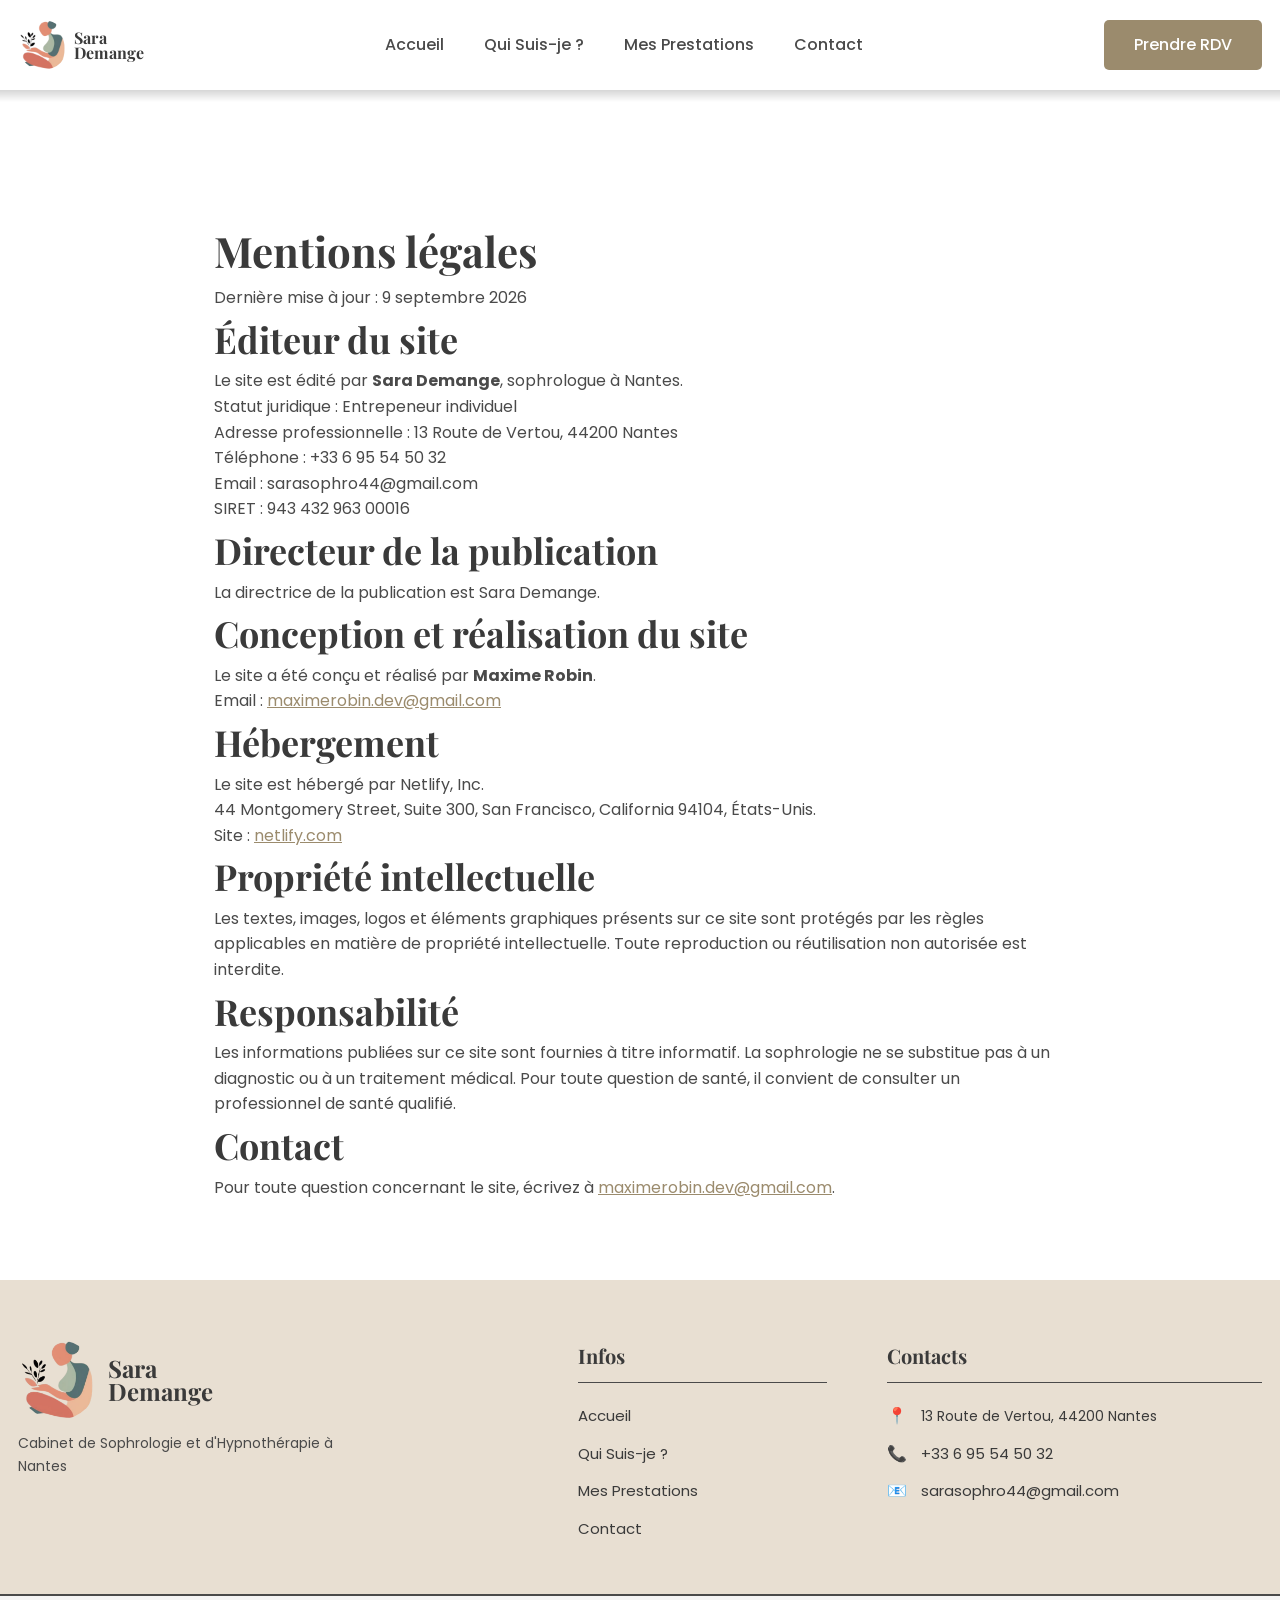
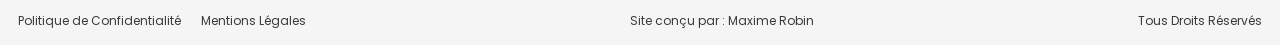
<file: mentions-legales.html>
<!doctype html>
<html lang="fr">
<head>
    <meta charset="UTF-8">
    <meta name="viewport" content="width=device-width, initial-scale=1.0">
    <meta name="robots" content="index, follow">
    <title>Mentions légales - Sara Demange - Sophrologie</title>
    <link rel="icon" type="image/png" sizes="512x512" href="/images/logo.png">
    <link rel="apple-touch-icon" href="/images/logo.png">
    <meta name="description" content="Mentions légales du site de Sara Demange, sophrologue à Nantes.">
    <link rel="canonical" href="https://sarademange-sophrologie-nantes.netlify.app/mentions-legales.html">
    <link rel="stylesheet" href="styles/cube.css">
    <link rel="stylesheet" href="styles/navbar.css?v=20260909-sticky">
    <link rel="stylesheet" href="styles/footer.css">
    <link rel="stylesheet" href="styles/buttons.css">
    <link rel="stylesheet" href="styles/responsive.css">
    <link href="https://fonts.googleapis.com/css2?family=Poppins:wght@300;400;500;600;700&amp;family=Playfair+Display:wght@700&amp;display=swap" rel="stylesheet">
</head>
<body>
    <div id="navbar-container"><nav class="navbar"><div class="container"><div class="nav-wrapper"><a href="index.html" class="logo"><img class="brand-image" src="images/logo.png" alt="Sara Demange - Sophrologue" loading="eager" decoding="async"><span class="logo-text" aria-label="Sara Demange"><span>Sara</span><span>Demange</span></span></a><button class="menu-toggle" aria-label="Menu" aria-expanded="false"><span></span><span></span><span></span></button><ul class="nav-menu"><li><a href="index.html">Accueil</a></li><li><a href="about.html">Qui Suis-je ?</a></li><li><a href="services.html">Mes Prestations</a></li><li><a href="contact.html">Contact</a></li></ul><a href="https://www.resalib.fr/praticien/107607-sara-demange-sophrologue-nantes" target="_blank" class="btn-primary">Prendre RDV</a></div></div></nav></div>
    <main class="container legal-page" style="padding: 8rem 1.5rem 5rem; max-width: 900px;">
        <h1>Mentions légales</h1>
        <p>Dernière mise à jour : 9 septembre 2026</p>

        <h2>Éditeur du site</h2>
        <p>
            Le site est édité par <strong>Sara Demange</strong>, sophrologue à Nantes.<br>
            Statut juridique : Entrepeneur individuel<br>
            Adresse professionnelle : 13 Route de Vertou, 44200 Nantes<br>
            Téléphone : +33 6 95 54 50 32<br>
            Email : sarasophro44@gmail.com<br>
            SIRET : 943 432 963 00016
        </p>

        <h2>Directeur de la publication</h2>
        <p>La directrice de la publication est Sara Demange.</p>

        <h2>Conception et réalisation du site</h2>
        <p>
            Le site a été conçu et réalisé par <strong>Maxime Robin</strong>.<br>
            Email : <a href="mailto:maximerobin.dev@gmail.com">maximerobin.dev@gmail.com</a>
        </p>

        <h2>Hébergement</h2>
        <p>
            Le site est hébergé par Netlify, Inc.<br>
            44 Montgomery Street, Suite 300, San Francisco, California 94104, États-Unis.<br>
            Site : <a href="https://www.netlify.com/" rel="noopener noreferrer">netlify.com</a>
        </p>

        <h2>Propriété intellectuelle</h2>
        <p>
            Les textes, images, logos et éléments graphiques présents sur ce site sont protégés par les règles applicables en matière de propriété intellectuelle. Toute reproduction ou réutilisation non autorisée est interdite.
        </p>

        <h2>Responsabilité</h2>
        <p>
            Les informations publiées sur ce site sont fournies à titre informatif. La sophrologie ne se substitue pas à un diagnostic ou à un traitement médical. Pour toute question de santé, il convient de consulter un professionnel de santé qualifié.
        </p>

        <h2>Contact</h2>
        <p>Pour toute question concernant le site, écrivez à <a href="mailto:maximerobin.dev@gmail.com">maximerobin.dev@gmail.com</a>.</p>
    </main>
    <div id="footer-container"></div>
    <script type="module" src="scripts/main.js"></script>
</body>
</html>
</file>
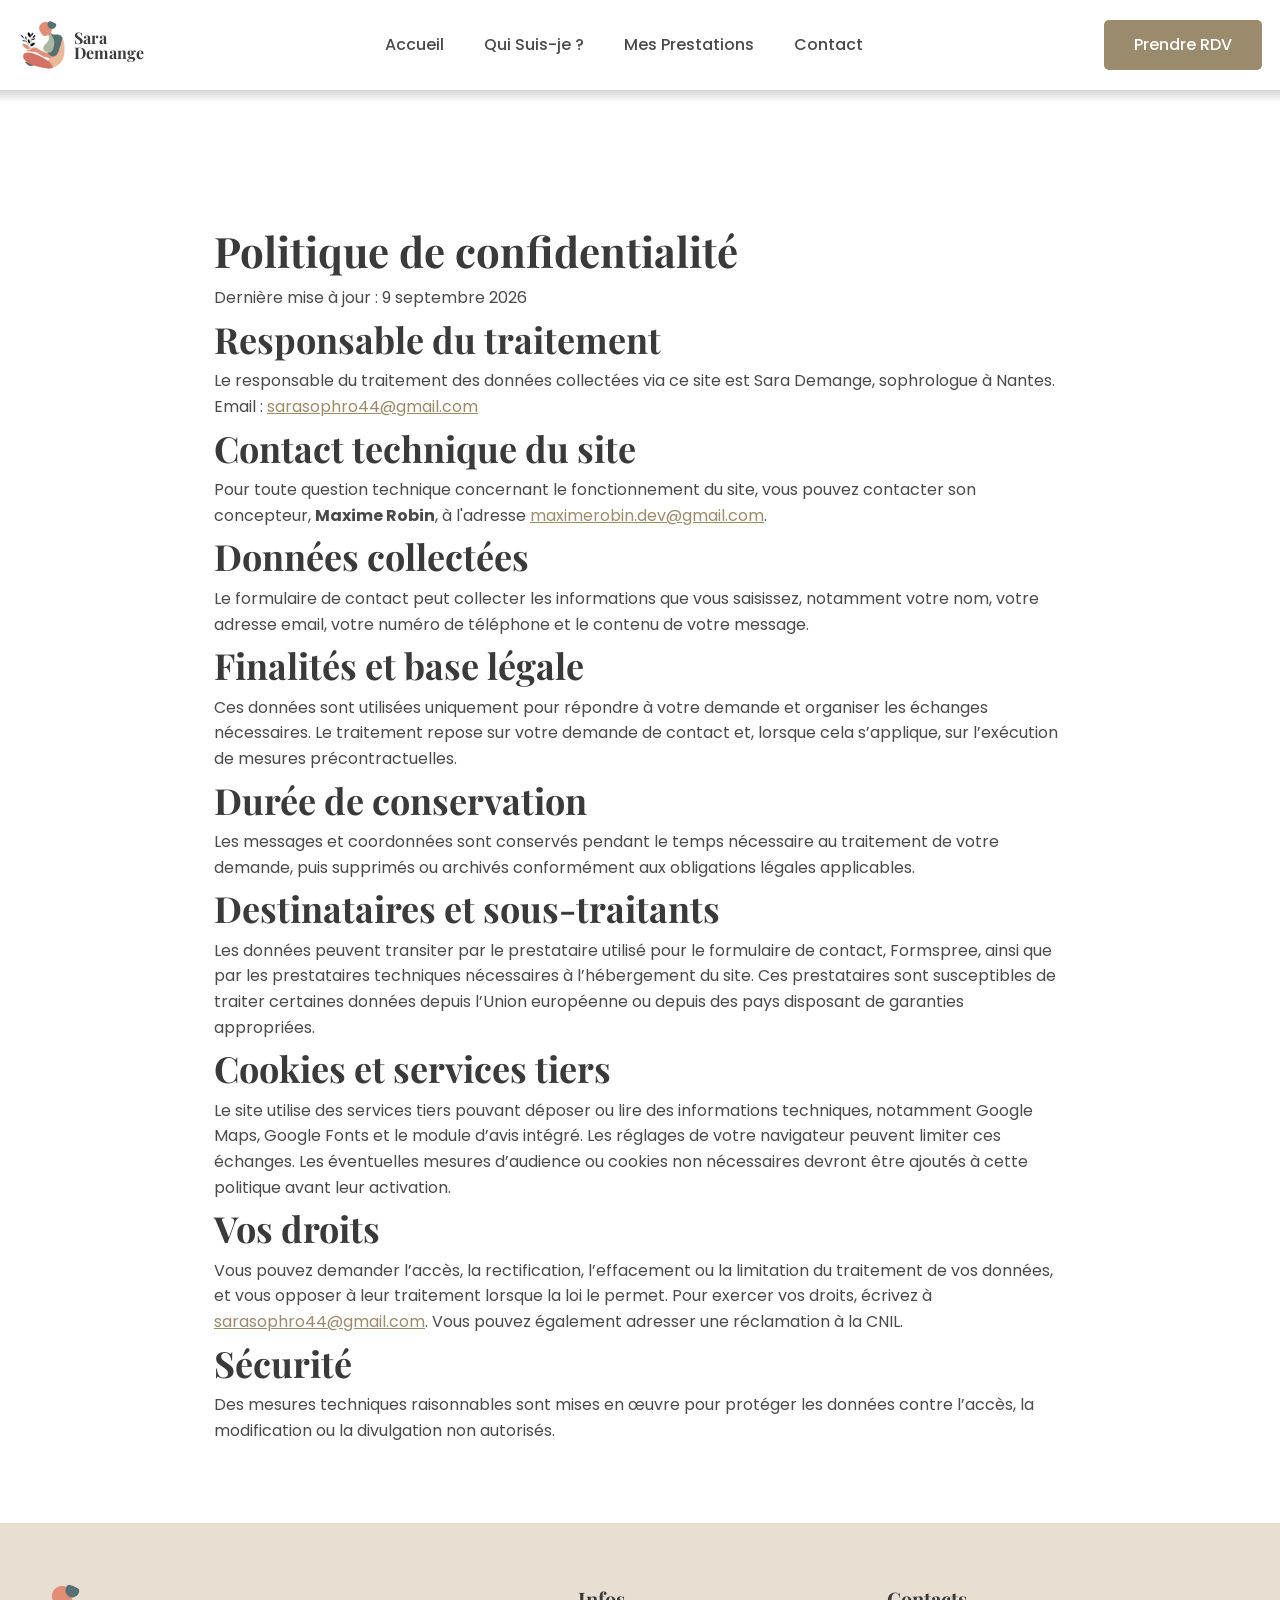
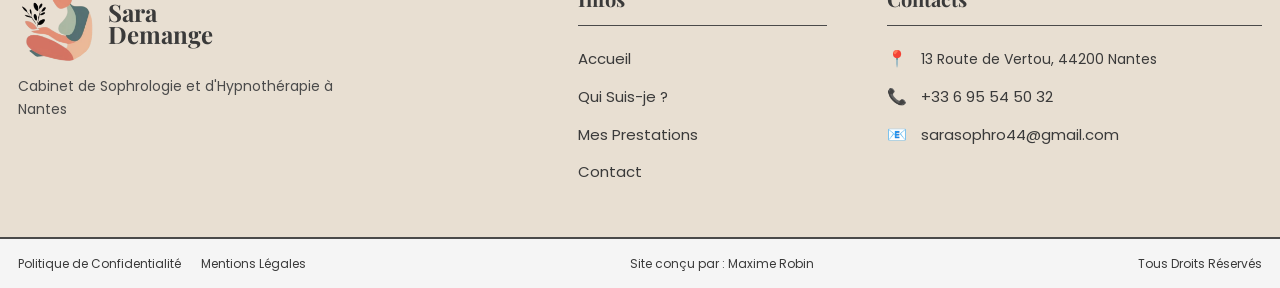
<file: politique-confidentialite.html>
<!doctype html>
<html lang="fr">
<head>
    <meta charset="UTF-8">
    <meta name="viewport" content="width=device-width, initial-scale=1.0">
    <meta name="robots" content="index, follow">
    <title>Politique de confidentialité - Sara Demange - Sophrologie</title>
    <link rel="icon" type="image/png" sizes="512x512" href="/images/logo.png">
    <link rel="apple-touch-icon" href="/images/logo.png">
    <meta name="description" content="Politique de confidentialité du site de Sara Demange, sophrologue à Nantes.">
    <link rel="canonical" href="https://sarademange-sophrologie-nantes.netlify.app/politique-confidentialite.html">
    <link rel="stylesheet" href="styles/cube.css">
    <link rel="stylesheet" href="styles/navbar.css?v=20260909-sticky">
    <link rel="stylesheet" href="styles/footer.css">
    <link rel="stylesheet" href="styles/buttons.css">
    <link rel="stylesheet" href="styles/responsive.css">
    <link href="https://fonts.googleapis.com/css2?family=Poppins:wght@300;400;500;600;700&amp;family=Playfair+Display:wght@700&amp;display=swap" rel="stylesheet">
</head>
<body>
    <div id="navbar-container"><nav class="navbar"><div class="container"><div class="nav-wrapper"><a href="index.html" class="logo"><img class="brand-image" src="images/logo.png" alt="Sara Demange - Sophrologue" loading="eager" decoding="async"><span class="logo-text" aria-label="Sara Demange"><span>Sara</span><span>Demange</span></span></a><button class="menu-toggle" aria-label="Menu" aria-expanded="false"><span></span><span></span><span></span></button><ul class="nav-menu"><li><a href="index.html">Accueil</a></li><li><a href="about.html">Qui Suis-je ?</a></li><li><a href="services.html">Mes Prestations</a></li><li><a href="contact.html">Contact</a></li></ul><a href="https://www.resalib.fr/praticien/107607-sara-demange-sophrologue-nantes" target="_blank" class="btn-primary">Prendre RDV</a></div></div></nav></div>
    <main class="container legal-page" style="padding: 8rem 1.5rem 5rem; max-width: 900px;">
        <h1>Politique de confidentialité</h1>
        <p>Dernière mise à jour : 9 septembre 2026</p>

        <h2>Responsable du traitement</h2>
        <p>
            Le responsable du traitement des données collectées via ce site est Sara Demange, sophrologue à Nantes.<br>
            Email : <a href="mailto:sarasophro44@gmail.com">sarasophro44@gmail.com</a>
        </p>

        <h2>Contact technique du site</h2>
        <p>
            Pour toute question technique concernant le fonctionnement du site, vous pouvez contacter son concepteur, <strong>Maxime Robin</strong>, à l'adresse <a href="mailto:maximerobin.dev@gmail.com">maximerobin.dev@gmail.com</a>.
        </p>

        <h2>Données collectées</h2>
        <p>Le formulaire de contact peut collecter les informations que vous saisissez, notamment votre nom, votre adresse email, votre numéro de téléphone et le contenu de votre message.</p>

        <h2>Finalités et base légale</h2>
        <p>Ces données sont utilisées uniquement pour répondre à votre demande et organiser les échanges nécessaires. Le traitement repose sur votre demande de contact et, lorsque cela s’applique, sur l’exécution de mesures précontractuelles.</p>

        <h2>Durée de conservation</h2>
        <p>Les messages et coordonnées sont conservés pendant le temps nécessaire au traitement de votre demande, puis supprimés ou archivés conformément aux obligations légales applicables.</p>

        <h2>Destinataires et sous-traitants</h2>
        <p>
            Les données peuvent transiter par le prestataire utilisé pour le formulaire de contact, Formspree, ainsi que par les prestataires techniques nécessaires à l’hébergement du site. Ces prestataires sont susceptibles de traiter certaines données depuis l’Union européenne ou depuis des pays disposant de garanties appropriées.
        </p>

        <h2>Cookies et services tiers</h2>
        <p>
            Le site utilise des services tiers pouvant déposer ou lire des informations techniques, notamment Google Maps, Google Fonts et le module d’avis intégré. Les réglages de votre navigateur peuvent limiter ces échanges. Les éventuelles mesures d’audience ou cookies non nécessaires devront être ajoutés à cette politique avant leur activation.
        </p>

        <h2>Vos droits</h2>
        <p>
            Vous pouvez demander l’accès, la rectification, l’effacement ou la limitation du traitement de vos données, et vous opposer à leur traitement lorsque la loi le permet. Pour exercer vos droits, écrivez à <a href="mailto:sarasophro44@gmail.com">sarasophro44@gmail.com</a>. Vous pouvez également adresser une réclamation à la CNIL.
        </p>

        <h2>Sécurité</h2>
        <p>Des mesures techniques raisonnables sont mises en œuvre pour protéger les données contre l’accès, la modification ou la divulgation non autorisés.</p>
    </main>
    <div id="footer-container"></div>
    <script type="module" src="scripts/main.js"></script>
</body>
</html>
</file>
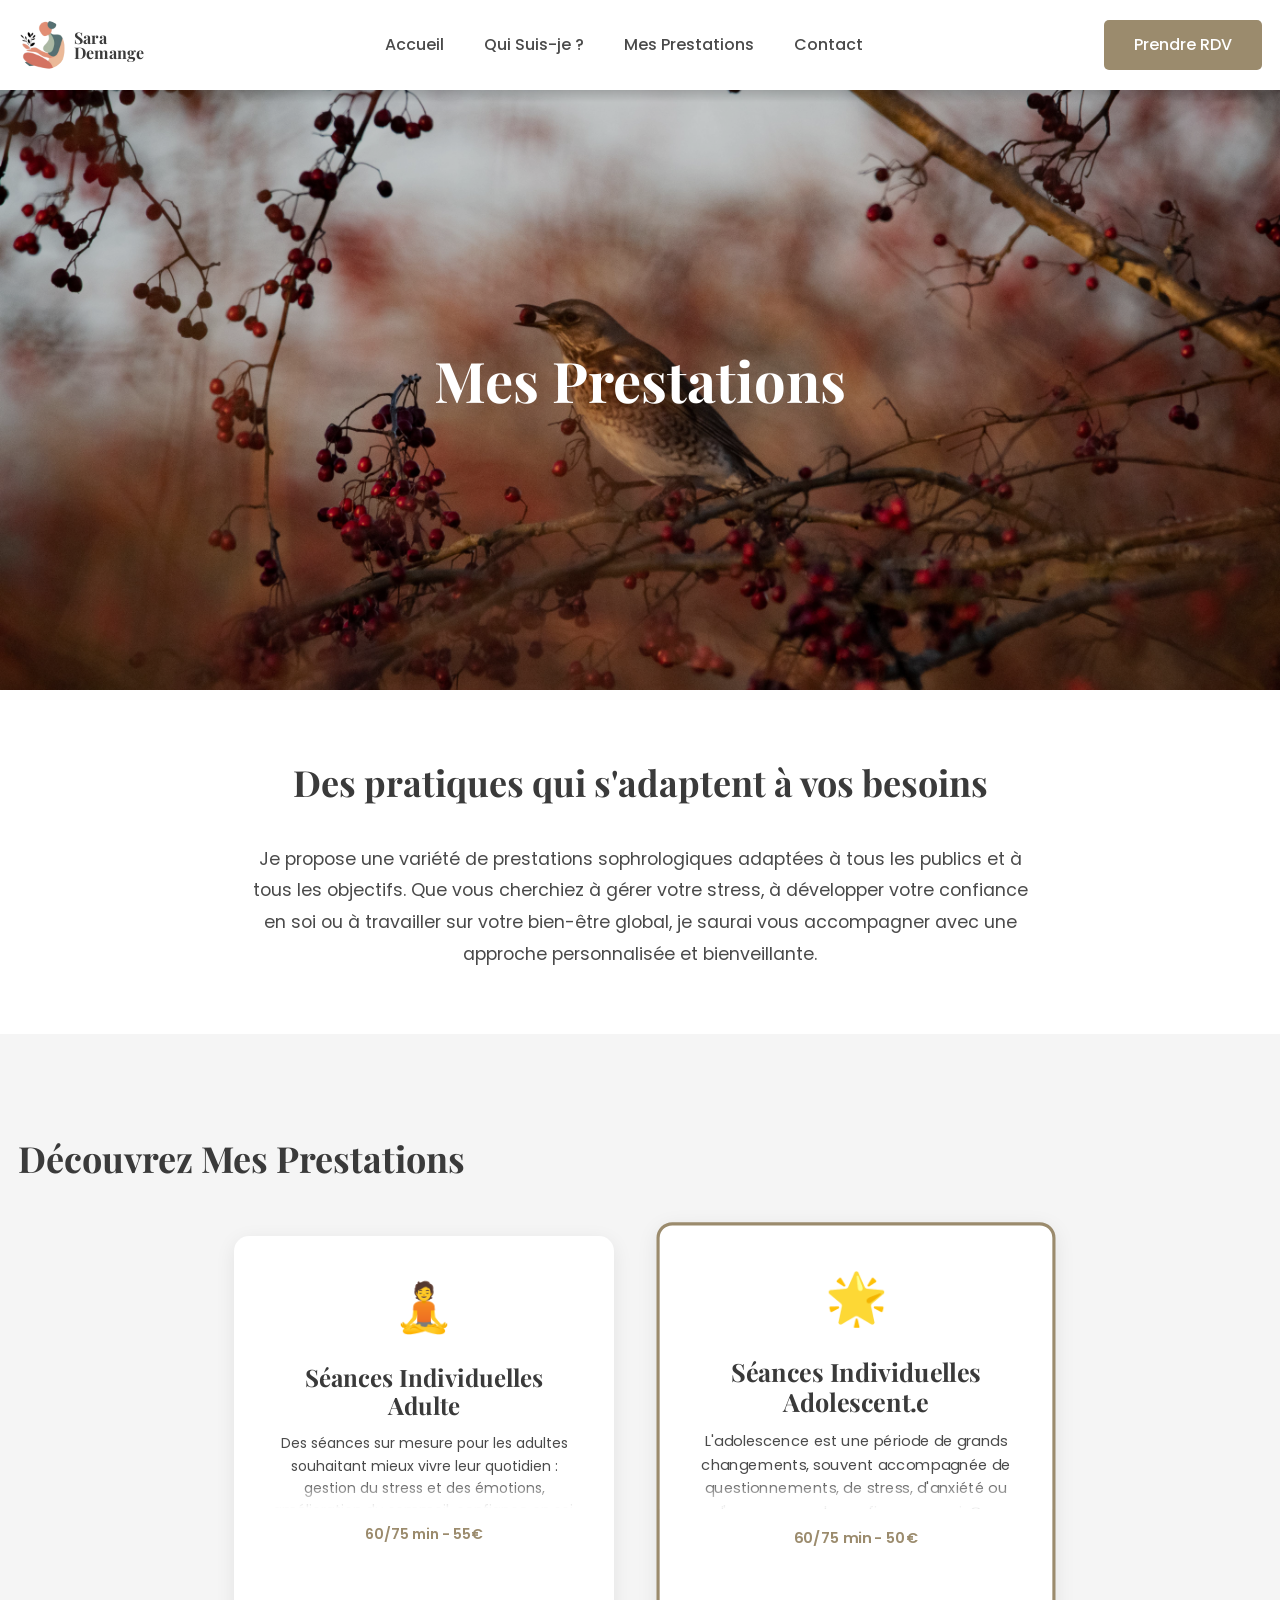
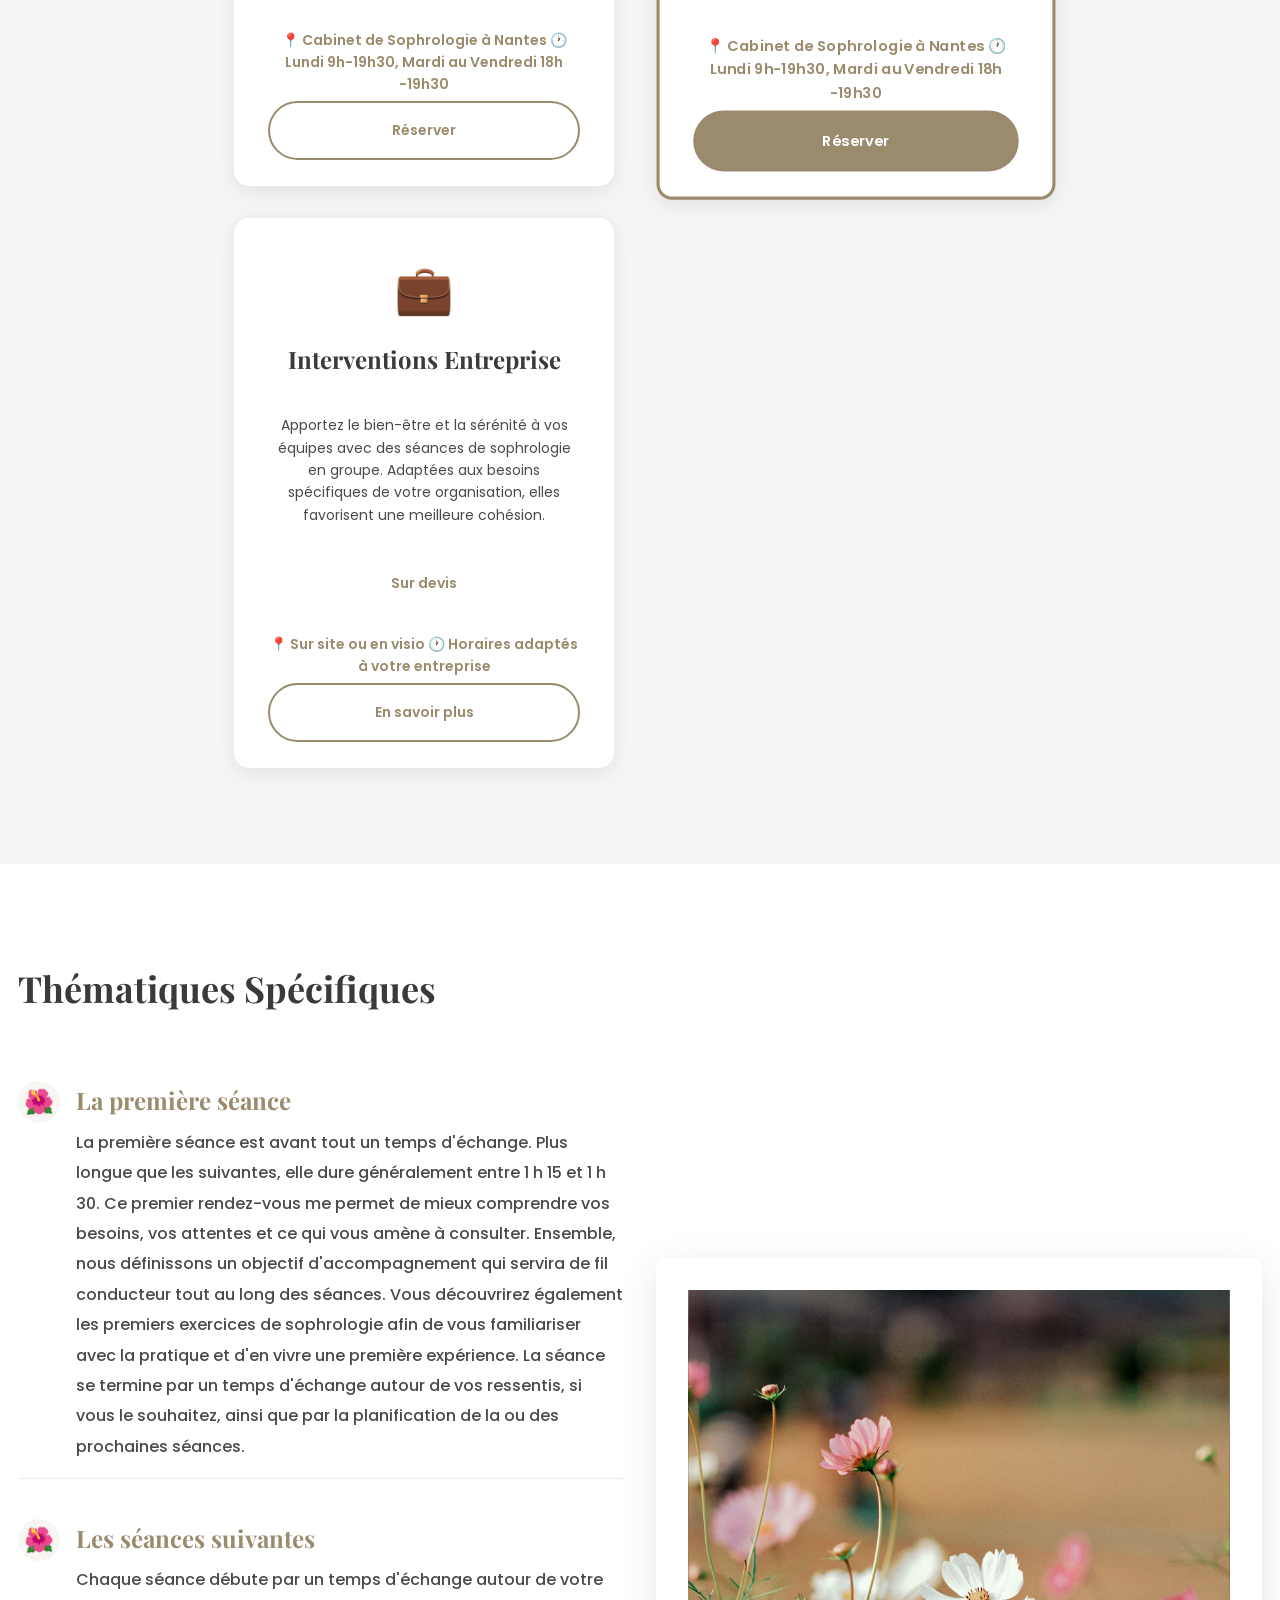
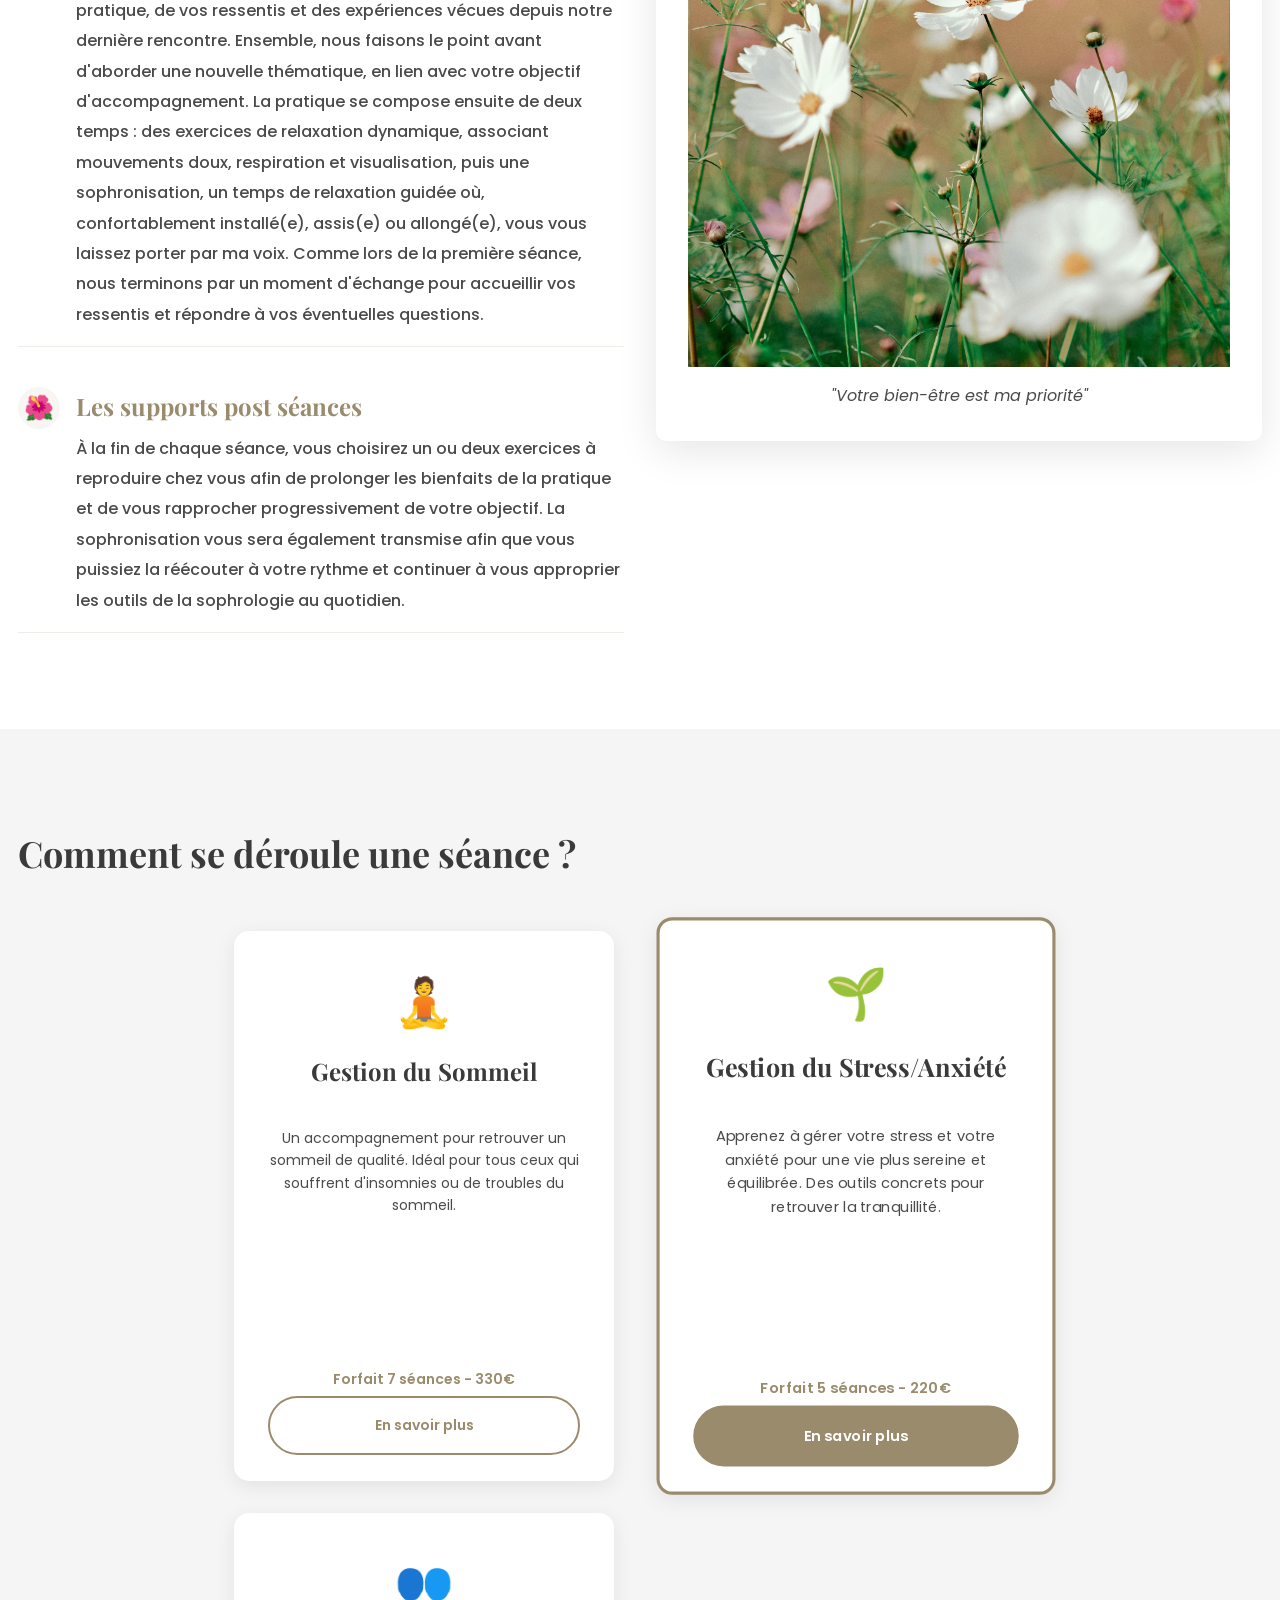
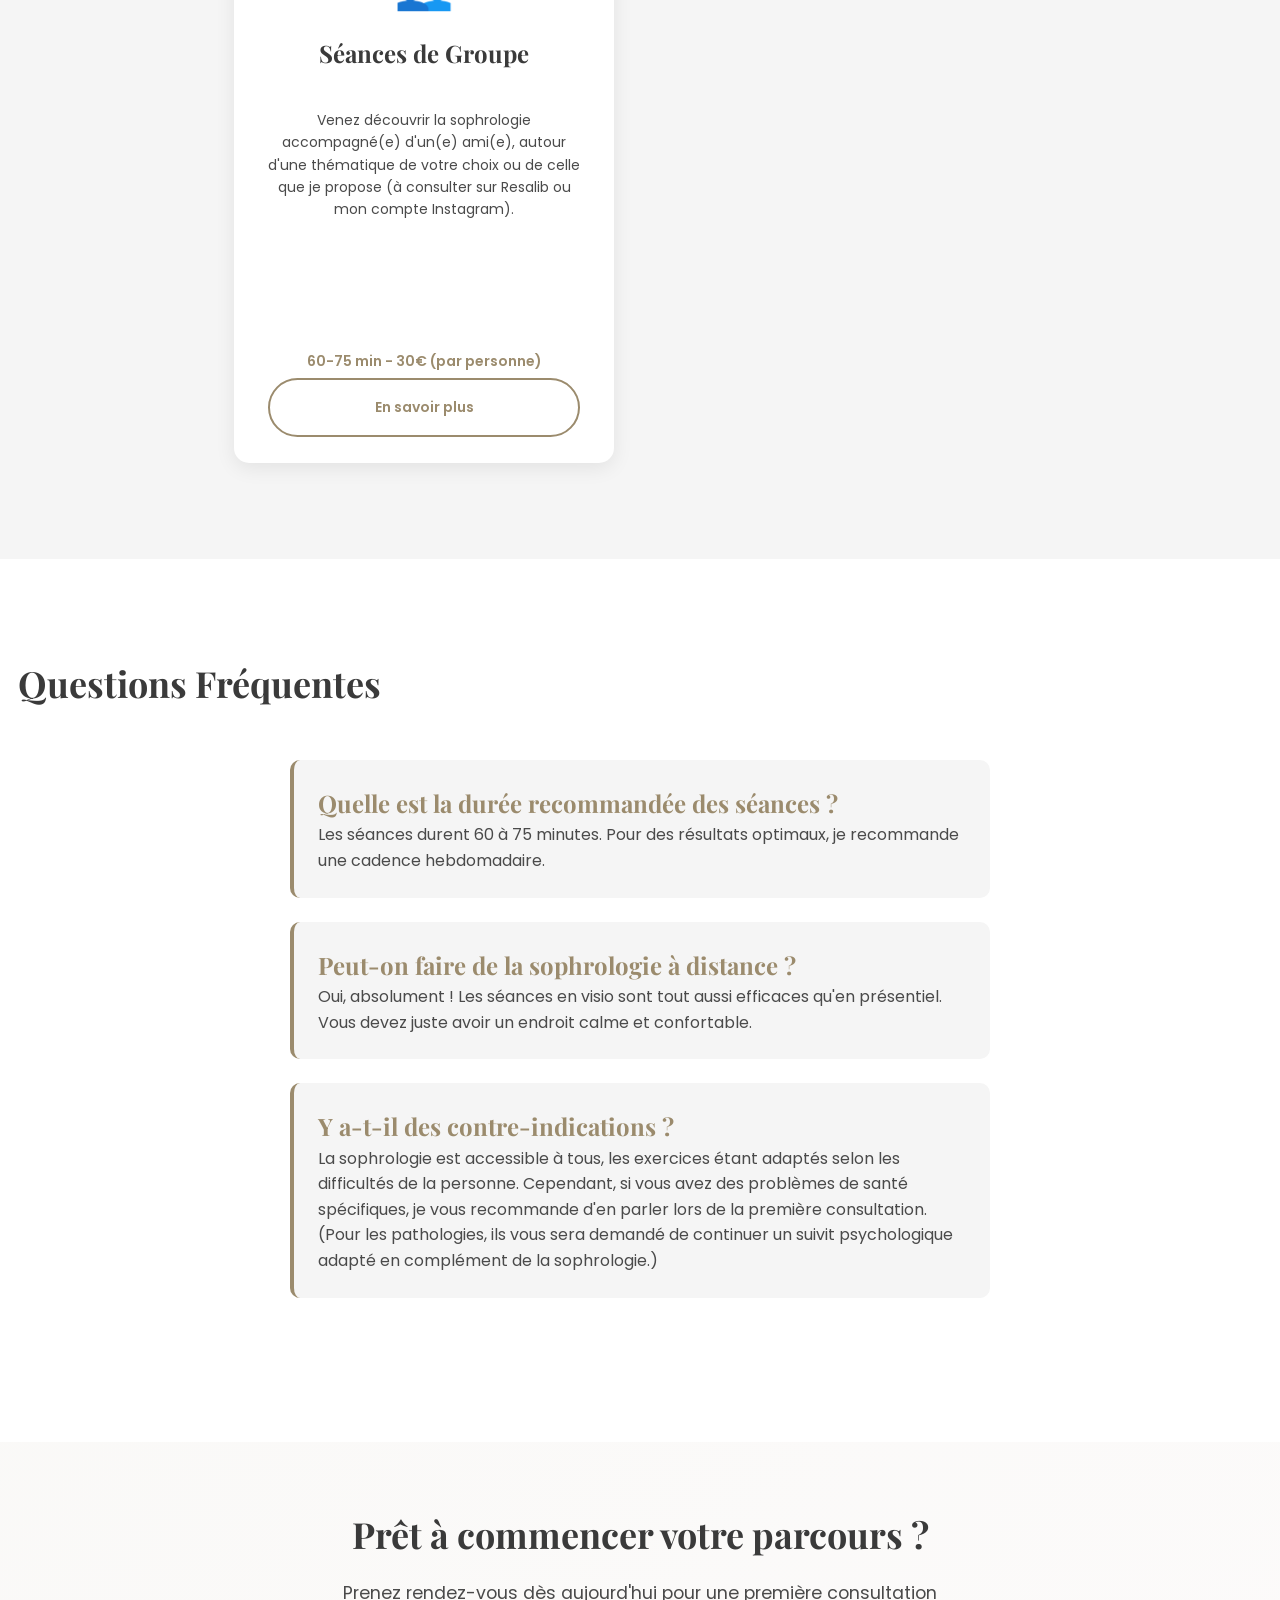
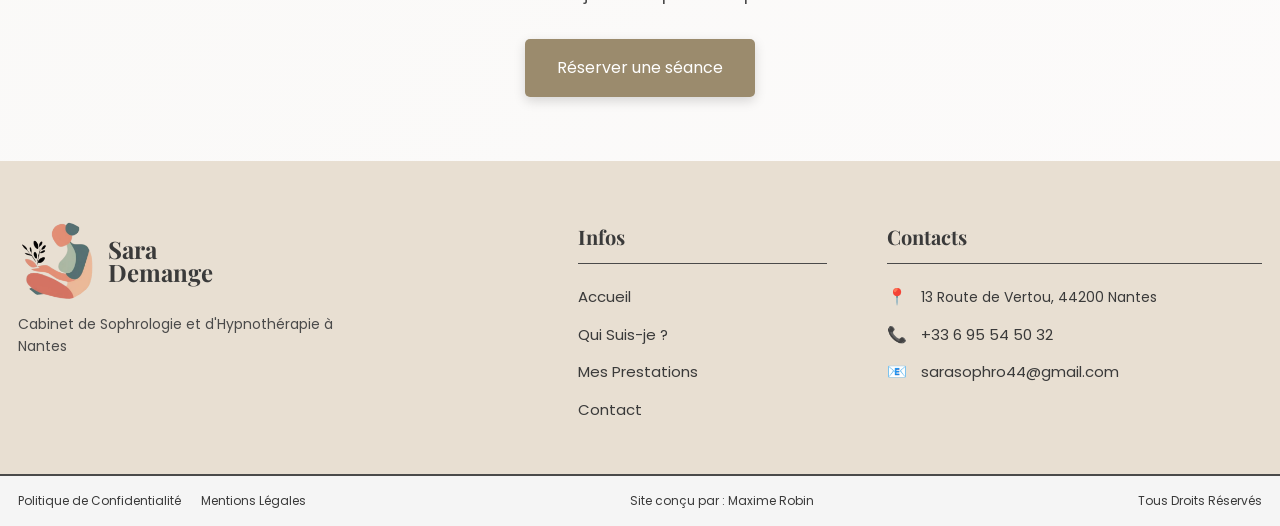
<file: services.html>
<!doctype html>
<html lang="fr"><head>
    <meta charset="UTF-8">
    <meta name="viewport" content="width=device-width, initial-scale=1.0">
    <title>Mes Prestations - Sara Demange - Sophrologie</title>
    <link rel="icon" type="image/png" sizes="512x512" href="/images/logo.png">
    <link rel="apple-touch-icon" href="/images/logo.png">
    <meta name="description" content="Découvrez les prestations de sophrologie de Sara Demange à Nantes : sommeil, préparation mentale, stress et émotions.">
    <meta name="author" content="Sara Demange">
    <meta name="robots" content="index, follow, max-image-preview:large">
    <link rel="canonical" href="https://sarademange-sophrologie-nantes.netlify.app/services.html">
    <meta property="og:type" content="website">
    <meta property="og:locale" content="fr_FR">
    <meta property="og:site_name" content="Sara Demange - Sophrologie">
    <meta property="og:title" content="Prestations de sophrologie à Nantes - Sara Demange">
    <meta property="og:description" content="Des accompagnements personnalisés pour le sommeil, le stress, les émotions et la préparation mentale.">
    <meta property="og:url" content="https://sarademange-sophrologie-nantes.netlify.app/services.html">
    <meta property="og:image" content="https://sarademange-sophrologie-nantes.netlify.app/images/uploads/1783343472954-pexels-d-h-j-32884887-10831828.jpg">
    <meta name="twitter:card" content="summary_large_image">
    <meta name="twitter:title" content="Prestations de sophrologie à Nantes">
    <meta name="twitter:description" content="Découvrez les accompagnements proposés par Sara Demange.">
    <meta name="twitter:image" content="https://sarademange-sophrologie-nantes.netlify.app/images/uploads/1783343472954-pexels-d-h-j-32884887-10831828.jpg">
    <script type="application/ld+json">
    {"@context":"https://schema.org","@type":"CollectionPage","name":"Prestations de sophrologie à Nantes","url":"https://sarademange-sophrologie-nantes.netlify.app/services.html","isPartOf":{"@id":"https://sarademange-sophrologie-nantes.netlify.app/#business"},"mainEntity":{"@type":"ItemList","itemListElement":[{"@type":"ListItem","position":1,"item":{"@type":"Service","name":"Gestion du sommeil","areaServed":"Nantes"}},{"@type":"ListItem","position":2,"item":{"@type":"Service","name":"Préparation mentale","areaServed":"Nantes"}},{"@type":"ListItem","position":3,"item":{"@type":"Service","name":"Gestion du stress","areaServed":"Nantes"}}]}}
    </script>
    
    <!-- CUBE CSS - Foundation (variables, resets, base elements) -->
    <link rel="stylesheet" href="styles/cube.css">
    
    <!-- CUBE CSS - Components -->
    <link rel="stylesheet" href="styles/navbar.css?v=20260909-sticky">
    <link rel="stylesheet" href="styles/footer.css">
    <link rel="stylesheet" href="styles/buttons.css">
    
    <!-- CUBE CSS - Blocks -->
    <link rel="stylesheet" href="styles/hero.css">
    <link rel="stylesheet" href="styles/about.css">
    <link rel="stylesheet" href="styles/services.css">
    <link rel="stylesheet" href="styles/contact.css">
    <link rel="stylesheet" href="styles/responsive.css">
    
    <link href="https://fonts.googleapis.com/css2?family=Poppins:wght@300;400;500;600;700&amp;family=Playfair+Display:wght@700&amp;display=swap" rel="stylesheet">
</head>
<body>
    <!-- Navbar Component -->
    <div id="navbar-container"><nav class="navbar"><div class="container"><div class="nav-wrapper"><a href="index.html" class="logo"><img class="brand-image" src="images/logo.png" alt="Sara Demange - Sophrologue" loading="eager" decoding="async"><span class="logo-text" aria-label="Sara Demange"><span>Sara</span><span>Demange</span></span></a><button class="menu-toggle" aria-label="Menu" aria-expanded="false"><span></span><span></span><span></span></button><ul class="nav-menu"><li><a href="index.html">Accueil</a></li><li><a href="about.html">Qui Suis-je ?</a></li><li><a href="services.html">Mes Prestations</a></li><li><a href="contact.html">Contact</a></li></ul><a href="https://www.resalib.fr/praticien/107607-sara-demange-sophrologue-nantes" target="_blank" class="btn-primary">Prendre RDV</a></div></div></nav></div>

    <!-- Hero Section - Mes Prestations -->
    <section class="hero">
        <div class="hero-image">
            <img class="brand-image" src="/images/uploads/1783343472954-pexels-d-h-j-32884887-10831828.jpg" alt="Mes Prestations" loading="eager" fetchpriority="high" decoding="async" data-live-zoom="100" data-live-pos-x="50" data-live-pos-y="60" style="object-fit: cover; object-position: 50% 60%; transform-origin: center center; transform: scale(1);">
        </div>
        <div class="hero-content">
            <h1 class="hero-title">Mes Prestations</h1>
        </div>
    </section>

    <!-- Introduction Section -->
    <section style="padding: 4rem 0; background: white;">
        <div class="container">
            <div style="max-width: 800px; margin: 0 auto; text-align: center;">
                <h2 style="margin-bottom: 2rem;">Des pratiques qui s'adaptent à vos besoins</h2>
                <p style="font-size: 1.1rem; line-height: 1.8; color: #4a4a4a;">Je propose une variété de prestations sophrologiques adaptées à tous les publics et à tous les objectifs. Que vous cherchiez à gérer votre stress, à développer votre confiance en soi ou à travailler sur votre bien-être global, je saurai vous accompagner avec une approche personnalisée et bienveillante.</p>
            </div>
        </div>
    </section>

    <!-- Prestations Section -->
    <section class="services" style="background: #f5f5f5;">
        <div class="container">
            <div class="section-header">
                <h2>Découvrez Mes Prestations</h2>
            </div>
            
            <div class="services-grid">
                <!-- Séances Adulte -->
                <div class="service-card">
                    <div class="service-icon">🧘</div>
                    <h3>Séances Individuelles Adulte</h3>
                    <p class="service-description">Des séances sur mesure pour les adultes souhaitant mieux vivre leur quotidien : gestion du stress et des émotions, amélioration du sommeil, confiance en soi, peurs, préparation à un événement ou simplement envie de retrouver un meilleur équilibre, davantage de sérénité et de bien-être au quotidien.</p>
                    <p class="service-price">60/75 min - 55€</p>
                    <p>📍 Cabinet de Sophrologie à Nantes 🕐 Lundi 9h-19h30, Mardi au Vendredi 18h -19h30</p>
                    <a href="https://www.resalib.fr/praticien/107607-sara-demange-sophrologue-nantes" target="_blank" class="btn-service">Réserver</a>
                </div>

                <!-- Séances Adolescent -->
                <div class="service-card">
                    <div class="service-icon">🌟</div>
                    <h3>Séances Individuelles Adolescent.e</h3>
                    <p class="service-description">L'adolescence est une période de grands changements, souvent accompagnée de questionnements, de stress, d'anxiété ou d'un manque de confiance en soi. Ces séances offrent un espace bienveillant pour mieux comprendre et accueillir ses émotions, renforcer ses ressources et traverser cette étape de vie avec plus de sérénité.</p>
                    <p class="service-price">60/75 min - 50€</p>
                    <p>📍 Cabinet de Sophrologie à Nantes 🕐 Lundi 9h-19h30, Mardi au Vendredi 18h -19h30</p>
                    <a href="https://www.resalib.fr/praticien/107607-sara-demange-sophrologue-nantes" target="_blank" class="btn-service">Réserver</a>
                </div>

                <!-- Interventions Entreprise -->
                <div class="service-card">
                    <div class="service-icon">💼</div>
                    <h3>Interventions Entreprise</h3>
                    <p class="service-description">Apportez le bien-être et la sérénité à vos équipes avec des séances de sophrologie en groupe. Adaptées aux besoins spécifiques de votre organisation, elles favorisent une meilleure cohésion.</p>
                    <p class="service-price">Sur devis</p>
                    <p>📍 Sur site ou en visio 🕐 Horaires adaptés à votre entreprise</p>
                    <a href="contact.html#contact" class="btn-service">En savoir plus</a>
                </div>
            </div>
        </div>
    </section>

        <!-- Comment se déroule une Séance Section -->
    <section class="service-process" style="padding: 6rem 0; background: white;">
        <div class="container">
            <div class="section-header">
                <h2>Thématiques Spécifiques</h2>
            </div>
            
            <div class="service-process-layout">
                <div class="service-process-list">
                    <div class="service-process-step">
                        <div class="service-process-step-icon">🌺</div>
                        <div class="service-process-step-content">
                            <h3 style="margin-bottom: 0.5rem; color: #9b8b6d;">La première séance</h3>
                            <p class="mobile-expandable-text" data-mobile-expandable="" style="color: #4a4a4a; margin: 0;">La première séance est avant tout un temps d'échange. Plus longue que les suivantes, elle dure généralement entre 1 h 15 et 1 h 30. Ce premier rendez-vous me permet de mieux comprendre vos besoins, vos attentes et ce qui vous amène à consulter. Ensemble, nous définissons un objectif d'accompagnement qui servira de fil conducteur tout au long des séances. Vous découvrirez également les premiers exercices de sophrologie afin de vous familiariser avec la pratique et d'en vivre une première expérience. La séance se termine par un temps d'échange autour de vos ressentis, si vous le souhaitez, ainsi que par la planification de la ou des prochaines séances.</p>
                        </div>
                    </div>
                    <div class="service-process-step">
                        <div class="service-process-step-icon">🌺</div>
                        <div class="service-process-step-content">
                            <h3 style="margin-bottom: 0.5rem; color: #9b8b6d;">Les séances suivantes</h3>
                            <p class="mobile-expandable-text" data-mobile-expandable="" style="color: #4a4a4a; margin: 0;">Chaque séance débute par un temps d'échange autour de votre pratique, de vos ressentis et des expériences vécues depuis notre dernière rencontre. Ensemble, nous faisons le point avant d'aborder une nouvelle thématique, en lien avec votre objectif d'accompagnement. La pratique se compose ensuite de deux temps : des exercices de relaxation dynamique, associant mouvements doux, respiration et visualisation, puis une sophronisation, un temps de relaxation guidée où, confortablement installé(e), assis(e) ou allongé(e), vous vous laissez porter par ma voix. Comme lors de la première séance, nous terminons par un moment d'échange pour accueillir vos ressentis et répondre à vos éventuelles questions.</p>
                        </div>
                    </div>

                    <div class="service-process-step">
                        <div class="service-process-step-icon">🌺</div>
                        <div class="service-process-step-content">
                            <h3 style="margin-bottom: 0.5rem; color: #9b8b6d;">Les supports post séances</h3>
                            <p class="mobile-expandable-text" data-mobile-expandable="" style="color: #4a4a4a; margin: 0;">À la fin de chaque séance, vous choisirez un ou deux exercices à reproduire chez vous afin de prolonger les bienfaits de la pratique et de vous rapprocher progressivement de votre objectif. La sophronisation vous sera également transmise afin que vous puissiez la réécouter à votre rythme et continuer à vous approprier les outils de la sophrologie au quotidien.</p>
                        </div>
                    </div>
                </div>

                <div class="service-process-visual" style="background: white; padding: 2rem; border-radius: 10px; box-shadow: 0 10px 40px rgba(0, 0, 0, 0.1); text-align: center;">
                    <img class="brand-image" src="/images/uploads/1783350420756-pexels-tafsinnaeem-35744856.jpg" alt="Sara Demange" data-live-zoom="100" data-live-pos-x="35" data-live-pos-y="50" style="object-fit: cover; object-position: 35% 50%; transform-origin: center center; transform: scale(1);">
                    <p style="margin-top: 1rem; color: #4a4a4a; font-style: italic;">"Votre bien-être est ma priorité"</p>
                </div>
            </div>
        </div>
    </section>

    <!-- Spécialités Section -->
    <section style="padding: 6rem 0; background: #f5f5f5;">
        <div class="container">
            <div class="section-header">
                <h2>Comment se déroule une séance ?</h2>
            </div>
            
            <div class="services-grid" id="themes-grid">
                <!-- Thématiques chargées dynamiquement depuis themes.json -->
            </div>
        </div>
    </section>

    <!-- FAQ Section -->
    <section style="padding: 6rem 0; background: white;">
        <div class="container">
            <div class="section-header">
                <h2>Questions Fréquentes</h2>
            </div>
            
            <div style="max-width: 700px; margin: 3rem auto; display: flex; flex-direction: column; gap: 1.5rem;">
                <div style="background: #f5f5f5; padding: 1.5rem; border-radius: 10px; border-left: 4px solid #9b8b6d;">
                    <h3 style="margin-top: 0; color: #9b8b6d;">Quelle est la durée recommandée des séances ?</h3>
                    <p style="margin: 0; color: #4a4a4a;">Les séances durent 60 à 75 minutes. Pour des résultats optimaux, je recommande une cadence hebdomadaire.</p>
                </div>

                <div style="background: #f5f5f5; padding: 1.5rem; border-radius: 10px; border-left: 4px solid #9b8b6d;">
                    <h3 style="margin-top: 0; color: #9b8b6d;">Peut-on faire de la sophrologie à distance ?</h3>
                    <p style="margin: 0; color: #4a4a4a;">Oui, absolument ! Les séances en visio sont tout aussi efficaces qu'en présentiel. Vous devez juste avoir un endroit calme et confortable. </p>
                </div>

                <div style="background: #f5f5f5; padding: 1.5rem; border-radius: 10px; border-left: 4px solid #9b8b6d;">
                    <h3 style="margin-top: 0; color: #9b8b6d;">Y a-t-il des contre-indications ?</h3>
                    <p style="margin: 0; color: #4a4a4a;">La sophrologie est accessible à tous, les exercices étant adaptés selon les difficultés de la personne. Cependant, si vous avez des problèmes de santé spécifiques, je vous recommande d'en parler lors de la première consultation. (Pour les pathologies, ils vous sera demandé de continuer un suivit psychologique adapté en complément de la sophrologie.)</p>
                </div>
            </div>
        </div>
    </section>

    <!-- CTA Section -->
    <section style="padding: 4rem 0; background: linear-gradient(135deg, rgba(155, 139, 109, 0.05) 0%, rgba(196, 167, 158, 0.05) 100%); text-align: center;">
        <div class="container">
            <h2 style="margin-bottom: 1rem;">Prêt à commencer votre parcours ?</h2>
            <p style="font-size: 1.1rem; color: #4a4a4a; margin-bottom: 2rem;">Prenez rendez-vous dès aujourd'hui pour une première consultation</p>
            <a href="https://www.resalib.fr/praticien/107607-sara-demange-sophrologue-nantes" target="_blank" class="btn-primary" style="display: inline-block;">Réserver une séance</a>
        </div>
    </section>

    <!-- Footer Component -->
    <div id="footer-container"></div>

    <script src="scripts/contact-loader.js"></script>
    <script src="scripts/themes-loader.js"></script>
    <script type="module" src="scripts/main.js"></script>





</body></html>
</file>
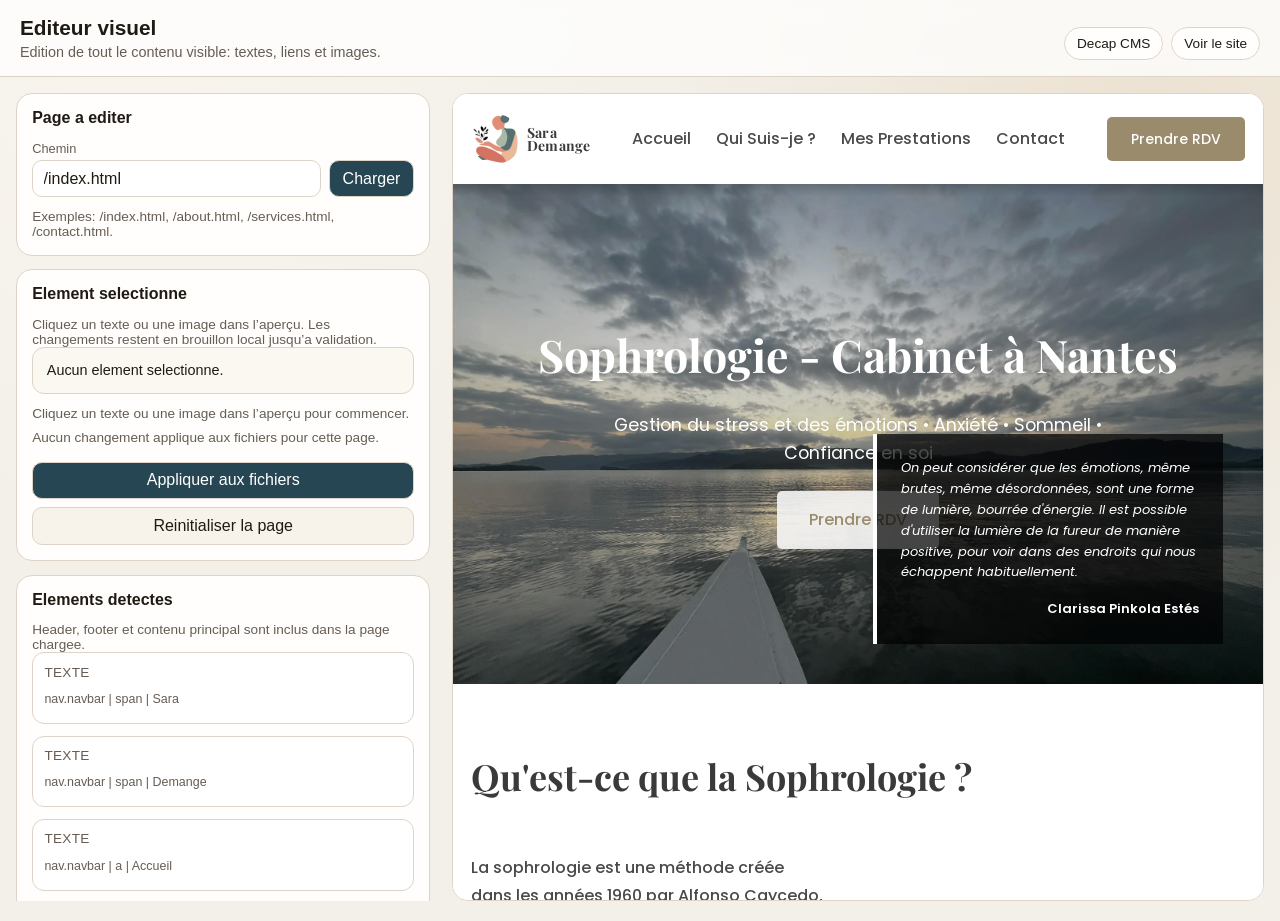
<file: admin/live.html>
<!doctype html>
<html lang="fr">
<head>
  <meta charset="utf-8">
  <meta name="viewport" content="width=device-width, initial-scale=1">
  <meta name="robots" content="noindex, nofollow">
  <title>Editeur visuel - Admin</title>
  <link rel="stylesheet" href="../styles/admin-live-editor.css">
</head>
<body>
  <header class="live-header">
    <div>
      <h1>Editeur visuel</h1>
      <p>Edition de tout le contenu visible: textes, liens et images.</p>
    </div>
    <div class="live-header-actions">
      <a href="/admin/" class="btn-link">Decap CMS</a>
      <a href="/index.html" class="btn-link" target="_blank" rel="noreferrer">Voir le site</a>
    </div>
  </header>

  <main class="live-layout">
    <aside class="editor-panel" id="editor-panel">
      <section class="editor-card">
        <h2>Page a editer</h2>
        <div class="field-row">
          <label for="page-path">Chemin</label>
          <div class="inline-controls">
            <input id="page-path" type="text" value="/index.html">
            <button id="load-page" type="button" class="btn-action">Charger</button>
          </div>
        </div>
        <p class="hint">Exemples: /index.html, /about.html, /services.html, /contact.html.</p>
      </section>

      <section class="editor-card">
        <h2>Element selectionne</h2>
        <p class="hint">Cliquez un texte ou une image dans l’aperçu. Les changements restent en brouillon local jusqu’a validation.</p>
        <div id="selected-summary" class="selected-summary">Aucun element selectionne.</div>
        <div id="selection-editor"></div>
        <p id="publish-status" class="hint publish-status">Aucun changement applique aux fichiers pour cette page.</p>
        <div class="inline-controls editor-actions">
          <button id="publish-page" type="button" class="btn-action">Appliquer aux fichiers</button>
          <button id="clear-page-draft" type="button" class="btn-secondary">Reinitialiser la page</button>
        </div>
      </section>

      <section class="editor-card">
        <h2>Elements detectes</h2>
        <p class="hint">Header, footer et contenu principal sont inclus dans la page chargee.</p>
        <div id="editor-fields"></div>
      </section>

      <section class="editor-card">
        <h2>Interaction</h2>
        <p class="hint">Cliquer sur un texte ou une image ouvre son edition. Les images modifient leur source et leur texte alternatif.</p>
      </section>
    </aside>

    <section class="preview-panel">
      <iframe id="preview-frame" title="Apercu du site" src="/index.html?admin_preview=1"></iframe>
    </section>
  </main>

  <script type="module" src="../scripts/admin-live-editor.js"></script>
</body>
</html>
</file>
<file: styles/cube.css>
/* ===========================
   CUBE CSS - Composition Layer
   =========================== */

:root {
    /* Colors - RGB format for opacity support */
    --color-primary: 155, 139, 109;
    --color-primary-dark: 139, 123, 95;
    --color-secondary: 232, 223, 210;
    --color-dark: 58, 58, 58;
    --color-light: 245, 245, 245;
    --color-text: 74, 74, 74;
    --color-accent: 123, 159, 184;
    --color-white: 255, 255, 255;
    --color-black: 0, 0, 0;
    --color-black-rgb: 0, 0, 0;

    /* Opacity / Transparency */
    --opacity: 0.9;

    /* Spacing */
    --space-xs: 0.5rem;
    --space-sm: 1rem;
    --space-md: 1.5rem;
    --space-lg: 2rem;
    --space-xl: 3rem;
    --space-2xl: 4rem;
    --space-3xl: 6rem;

    /* Typography */
    --font-sans: 'Poppins', sans-serif;
    --font-serif: 'Playfair Display', serif;
    --text-base: 16px;
    --text-sm: 14px;
    --text-lg: 20px;
    --text-xl: 24px;
    --text-2xl: 28px;
    --text-3xl: 36px;
    --text-4xl: 42px;

    /* Sizing */
    --container-max: 1320px;
    --container-padding: 18px;

    /* Breakpoints */
    --bp-mobile: 480px;
    --bp-tablet: 768px;
    --bp-desktop: 1024px;
    --bp-large: 1440px;

    /* Transitions */
    --transition-fast: 0.2s ease;
    --transition-base: 0.3s ease;
    --transition-slow: 0.6s ease;

    /* Z-index */
    --z-base: 1;
    --z-dropdown: 10;
    --z-sticky: 100;
    --z-modal: 1000;
}

/* Mobile-first: Adjust spacing for smaller screens */
@media (max-width: 480px) {
    :root {
        --space-lg: 1.5rem;
        --space-xl: 2rem;
        --space-2xl: 3rem;
        --space-3xl: 4rem;
        --text-base: 15px;
        --text-4xl: 28px;
        --text-3xl: 24px;
        --text-2xl: 20px;
        --container-padding: 16px;
    }
}

* {
    margin: 0;
    padding: 0;
    box-sizing: border-box;
}

html {
    scroll-behavior: smooth;
}

body {
    font-family: var(--font-sans);
    color: rgb(var(--color-text));
    line-height: 1.6;
    background: rgb(var(--color-white));
}

/* ===========================
   CUBE CSS - Elements
   =========================== */

h1, h2, h3, h4, h5, h6 {
    font-family: var(--font-serif);
    color: rgb(var(--color-dark));
}

h1 { font-size: var(--text-4xl); }
h2 { font-size: var(--text-3xl); }
h3 { font-size: var(--text-xl); }

a {
    color: rgb(var(--color-primary));
    transition: color var(--transition-base);
}

a:hover {
    color: rgb(var(--color-primary-dark));
}

.mobile-expandable-text {
    transition: max-height var(--transition-base), padding-bottom var(--transition-base);
}

img {
    max-width: 100%;
    height: auto;
    display: block;
}

.brand-image {
    object-fit: cover;
    object-position: 50% 50%;
    transform-origin: center center;
    transform: scale(1);
}

/* ===========================
   CUBE CSS - Utility Layer
   =========================== */

.container {
    max-width: var(--container-max);
    margin-inline: auto;
    padding-inline: var(--container-padding);
}

/* UTILITY: Section header spacing */

.section-header {
    margin-bottom: 3rem;
}

/* ===========================
   CUBE CSS - Exception Layer
   =========================== */

@media (max-width: 1024px) {
    h1 { font-size: var(--text-3xl); }
}

@media (max-width: 768px) {
    h1 { font-size: var(--text-2xl); }
    h2 { font-size: var(--text-2xl); }
    h3 { font-size: var(--text-lg); }
    
    .section-header {
        margin-bottom: 2rem;
    }

    .mobile-expandable-text {
        position: relative;
        max-height: 7.5rem;
        overflow: hidden;
        padding-bottom: var(--space-sm);
        cursor: pointer;
        touch-action: manipulation;
        -webkit-tap-highlight-color: transparent;
    }

    .mobile-expandable-text > p {
        margin-bottom: var(--space-md);
        line-height: 1.8;
    }

    .mobile-expandable-text > p:last-child {
        margin-bottom: 0;
    }

    .mobile-expandable-text::after {
        content: '';
        position: absolute;
        left: 0;
        right: 0;
        bottom: 0;
        height: 3rem;
        background: linear-gradient(to bottom, rgba(255, 255, 255, 0), rgba(255, 255, 255, 0.98));
        pointer-events: none;
        transition: opacity var(--transition-base);
    }

    .mobile-expandable-text.is-expanded {
        max-height: none;
        overflow: visible;
        padding-bottom: 0;
    }

    .mobile-expandable-text.is-expanded::after {
        opacity: 0;
    }

}

@media (max-width: 480px) {
    h1 { font-size: var(--text-2xl); }
    h2 { font-size: var(--text-xl); }
    h3 { font-size: var(--text-base); }

}
</file>
<file: styles/navbar.css>
/* ===========================
   CUBE CSS - Navigation Bar
   =========================== */

/* COMPOSITION: Layout container with display: contents */

#navbar-container {
    display: block;
    min-height: 0;
    height: auto;
    position: sticky;
    top: 0;
    z-index: 100;
}

/* BLOCK: Navbar sticky component */

.navbar {
    background: white;
    padding: 20px 0;
    position: relative;
}

.navbar::after {
    content: '';
    position: absolute;
    left: 0;
    right: 0;
    bottom: -12px;
    height: 12px;
    pointer-events: none;
    background: linear-gradient(to bottom, rgba(0, 0, 0, 0.16), rgba(0, 0, 0, 0));
}

/* LAYOUT: Logo | Hamburger | Menu | Button */
.nav-wrapper {
    display: flex;
    justify-content: space-between;
    align-items: center;
    gap: 20px;
}

/* BLOCK: Logo component - leftmost */

.logo {
    display: flex;
    align-items: center;
    gap: 6px;
    flex-shrink: 0;
    text-decoration: none;
    color: inherit;
    order: 1;
}

.logo img {
    width: 50px;
    height: 50px;
    border-radius: 50%;
}

.logo img.brand-image {
    object-fit: cover;
    object-position: 50% 50%;
    transform-origin: center center;
    transform: scale(1);
}

.logo-text {
    font-family: 'Playfair Display', serif;
    font-weight: 700;
    font-size: 16px;
    color: rgb(var(--color-dark));
    line-height: 0.95;
    display: flex;
    flex-direction: column;
    align-items: flex-start;
    letter-spacing: 0.2px;
}

.logo-text span {
    display: block;
}

/* BLOCK: Menu toggle button (hamburger) - hidden on desktop */

.menu-toggle {
    display: none;
    flex-direction: column;
    gap: 6px;
    background: transparent;
    border: none;
    cursor: pointer;
    padding: 8px;
    z-index: 101;
    order: 2;
}

.menu-toggle:focus {
    outline: 2px solid rgb(var(--color-primary));
    outline-offset: 2px;
}

.menu-toggle span {
    width: 25px;
    height: 3px;
    background: rgb(var(--color-dark));
    border-radius: 2px;
    transition: all var(--transition-base);
}

/* BLOCK: Navigation menu - center on desktop */

.nav-menu {
    display: flex;
    list-style: none;
    gap: 40px;
    flex: 1;
    justify-content: center;
    margin: 0;
    padding: 0;
    order: 3;
}

.nav-menu li {
    margin: 0;
}

.nav-menu a {
    text-decoration: none;
    color: rgb(var(--color-text)) !important;
    font-weight: 500;
    transition: color var(--transition-base);
    display: inline-block;
    padding: 8px 0;
}

.nav-menu a:hover {
    color: rgb(var(--color-primary-dark)) !important;
}

/* UTILITY: Button override in navbar - rightmost */

.navbar .btn-primary {
    background: rgb(var(--color-primary));
    color: rgb(var(--color-white));
    padding: 12px 30px;
    border-radius: 5px;
    text-decoration: none;
    font-weight: 500;
    transition: background 0.3s ease, transform 0.2s ease, box-shadow 0.3s ease;
    border: none;
    cursor: pointer;
    display: inline-block;
    box-shadow: 0 4px 12px rgb(var(--color-black-rgb) / 0.12);
    white-space: nowrap;
    flex-shrink: 0;
    order: 4;
}

.navbar .btn-primary:hover {
    background: rgb(var(--color-primary-dark));
    color: rgb(var(--color-white));
    transform: translateY(-2px);
    box-shadow: 0 8px 20px rgb(var(--color-black-rgb) / 0.2);
}

/* EXCEPTION - Tablet */
@media (max-width: 1024px) {
    .nav-wrapper {
        gap: 15px;
    }

    .nav-menu {
        gap: 25px;
    }

    .logo-text {
        font-size: 14px;
    }

    .navbar .btn-primary {
        padding: 11px 24px;
        font-size: 14px;
    }
}

/* EXCEPTION - Mobile */
@media (max-width: 768px) {
    .navbar {
        padding: 16px 0;
    }

    #navbar-container {
        min-height: 0;
        height: auto;
    }

    .nav-wrapper {
        gap: 10px;
    }

    /* Show hamburger on mobile */
    .menu-toggle {
        display: flex;
    }

    /* Hide menu text on desktop, show as dropdown on mobile */
    .nav-menu {
        display: none;
        position: fixed;
        top: 72px;
        left: 0;
        right: 0;
        flex-direction: column;
        gap: 0;
        background: white;
        padding: 20px 0;
        box-shadow: 0 8px 20px rgb(var(--color-black-rgb) / 0.15);
        margin: 0;
        list-style: none;
        z-index: 99;
        width: 100vw;
        justify-content: flex-start;
    }

    .nav-menu.active {
        display: flex;
    }

    .nav-menu li {
        padding: 15px 20px;
        border-bottom: 1px solid rgb(var(--color-light));
        margin: 0;
    }

    .nav-menu li:last-child {
        border-bottom: none;
    }

    .nav-menu a {
        padding: 0;
        display: block;
    }

    .logo {
        gap: 5px;
    }

    .logo img {
        width: 40px;
        height: 40px;
    }

    .logo-text {
        font-size: 13px;
    }

    .navbar .btn-primary {
        padding: 10px 18px;
        font-size: 13px;
    }

    .menu-toggle span {
        width: 22px;
        height: 2.5px;
    }
}

@media (max-width: 480px) {
    .navbar {
        padding: 10px 0;
    }

    .nav-wrapper {
        gap: 8px;
    }

    .logo {
        gap: 4px;
    }

    .logo img {
        width: 35px;
        height: 35px;
    }

    .logo-text {
        font-size: 11px;
        line-height: 1.02;
    }

    .navbar .btn-primary {
        padding: 9px 16px;
        font-size: 12px;
    }

    .menu-toggle {
        padding: 6px;
    }

    .menu-toggle span {
        width: 20px;
        height: 2px;
        gap: 4px;
    }

    .nav-menu {
        top: 60px !important;
    }
}
</file>
<file: styles/footer.css>
/* ===========================
   CUBE CSS - Footer
   =========================== */

/* COMPOSITION: Layout container with display: contents */

#footer-container {
    display: contents;
}

/* BLOCK: Footer main component */

.footer {
    background: rgb(var(--color-secondary));
    color: rgb(var(--color-dark));
    padding: 0;
    box-shadow: 0 -5px 20px rgb(var(--color-black-rgb) / 0.08);
}

.footer-content {
    padding: 60px 0 40px;
    border-bottom: 0.5px solid rgb(var(--color-text));
}

.footer-grid {
    display: grid;
    grid-template-columns: 2fr 1fr 1.5fr;
    gap: 60px;
    align-items: flex-start;
}

/* BLOCK: Footer brand section */

.footer-brand {
    display: flex;
    flex-direction: column;
    align-items: flex-start;
    gap: 12px;
}

.footer-brand-top {
    display: flex;
    align-items: center;
    gap: 10px;
}

.footer-logo {
    width: 80px;
    height: 80px;
    flex-shrink: 0;
}

.footer-logo img {
    width: 100%;
    height: 100%;
    border-radius: 50%;
}

.footer-logo img.brand-image {
    object-fit: cover;
    object-position: 50% 50%;
    transform-origin: center center;
    transform: scale(1);
}

.footer-brand-text h3 {
    font-family: 'Playfair Display', serif;
    font-size: 24px;
    color: rgb(var(--color-dark));
    margin: 0;
    line-height: 0.95;
    display: flex;
    flex-direction: column;
    align-items: flex-start;
}

.footer-brand-text h3 span {
    display: block;
}

.footer-brand-description {
    font-size: 14px;
    color: rgb(var(--color-text));
    margin: 0;
    max-width: 320px;
}

/* BLOCK: Footer sections (navigation, contact) */

.footer-section h4 {
    font-family: 'Playfair Display', serif;
    font-size: 20px;
    color: rgb(var(--color-dark));
    margin: 0 0 20px 0;
    padding-bottom: 10px;
    border-bottom: 0.5px solid rgb(var(--color-text));
}

.footer-section ul {
    list-style: none;
    padding: 0;
    margin: 0;
}

.footer-section li {
    margin-bottom: 12px;
}

.footer-section a {
    color: rgb(var(--color-dark));
    text-decoration: none;
    transition: color var(--transition-base), text-decoration var(--transition-base);
    font-size: 15px;
}

.footer-section a:hover {
    color: rgb(var(--color-primary-dark)) !important;
}

/* BLOCK: Footer contact details */

.footer-contact p {
    margin: 12px 0;
    font-size: 14px;
    color: rgb(var(--color-dark));
}

.footer-contact .icon {
    margin-right: 10px;
    font-size: 16px;
}

.footer-contact a {
    color: rgb(var(--color-dark));
    text-decoration: none;
    transition: color var(--transition-base), text-decoration var(--transition-base);
}

.footer-contact a:hover {
    color: rgb(var(--color-primary-dark)) !important;
}

/* BLOCK: Footer bottom (legal and credits) */

.footer-bottom {
    background: rgb(var(--color-light));
    padding: 15px 0;
    border-top: 0.5px solid rgb(var(--color-text));
}

.footer-legal {
    display: flex;
    align-items: center;
    justify-content: space-between;
    flex-wrap: wrap;
    gap: 20px;
    font-size: 12px;
}

.footer-legal a {
    color: rgb(var(--color-dark));
    text-decoration: none;
    transition: color var(--transition-base), text-decoration var(--transition-base);
}

.footer-legal a:hover {
    color: rgb(var(--color-primary-dark)) !important;
}

.footer-credits {
    flex-grow: 1;
    text-align: center;
    color: rgb(var(--color-dark));
}

/* EXCEPTION - Tablet */
@media (max-width: 1024px) {
    .footer-content {
        padding: 50px 0 30px;
    }

    .footer-grid {
        grid-template-columns: 1.5fr 1fr 1.5fr;
        gap: 40px;
    }

    .footer-logo {
        width: 70px;
        height: 70px;
    }

    .footer-brand-text h3 {
        font-size: 20px;
    }

    .footer-brand-description {
        font-size: 13px;
        max-width: 280px;
    }

    .footer-section h4 {
        font-size: 18px;
        margin-bottom: 15px;
    }

    .footer-section a {
        font-size: 14px;
    }

    .footer-contact p {
        font-size: 13px;
    }
}

/* EXCEPTION - Mobile */
@media (max-width: 768px) {
    .footer-content {
        padding: 40px 0 25px;
    }

    .footer-grid {
        grid-template-columns: 1fr 1fr;
        gap: 30px;
    }

    .footer-brand {
        grid-column: 1 / -1;
        align-items: center;
        text-align: center;
        margin-bottom: 10px;
    }

    .footer-brand-top {
        gap: 12px;
        justify-content: center;
    }

    .footer-brand-text h3 {
        align-items: center;
    }

    .footer-logo {
        width: 60px;
        height: 60px;
    }

    .footer-brand-text h3 {
        font-size: 18px;
    }

    .footer-brand-description {
        font-size: 13px;
        max-width: 100%;
    }

    .footer-section {
        text-align: center;
    }

    .footer-section h4 {
        font-size: 16px;
        margin-bottom: 15px;
        padding-bottom: 8px;
    }

    .footer-section ul {
        display: flex;
        flex-direction: column;
        align-items: center;
    }

    .footer-section a {
        font-size: 13px;
    }

    .footer-section li {
        margin-bottom: 10px;
    }

    .footer-contact {
        text-align: center;
    }

    .footer-contact p {
        font-size: 13px;
        margin: 10px 0;
    }

    .footer-legal {
        display: flex;
        flex-wrap: wrap;
        align-items: center;
        justify-content: center;
        gap: 8px;
        font-size: 11px;
        text-align: center;
    }

    .footer-legal a {
        display: inline;
        white-space: nowrap;
    }

    .footer-legal a::after {
        content: " • ";
        margin: 0 4px;
        color: rgb(var(--color-text));
    }

    .footer-legal a:last-of-type::after {
        content: "";
        margin: 0;
    }

    .footer-credits {
        flex-grow: 0;
        width: 100%;
        margin-top: 8px;
    }

    .footer-bottom {
        padding: 12px 0;
    }
}

/* EXCEPTION - Small mobile */
@media (max-width: 480px) {
    .footer-content {
        padding: 30px 0 20px;
    }

    .footer-grid {
        grid-template-columns: 1fr 1fr;
        gap: 20px;
    }

    .footer-brand {
        grid-column: 1 / -1;
        align-items: center;
        text-align: center;
        gap: 12px;
        margin-bottom: 10px;
    }

    .footer-brand-top {
        gap: 10px;
        justify-content: center;
    }

    .footer-brand-text h3 {
        align-items: center;
    }

    .footer-logo {
        width: 50px;
        height: 50px;
    }

    .footer-brand-text h3 {
        font-size: 16px;
    }

    .footer-brand-description {
        font-size: 12px;
        text-align: center;
    }

    .footer-section {
        text-align: center;
    }

    .footer-section h4 {
        font-size: 15px;
        margin-bottom: 12px;
    }

    .footer-section a {
        font-size: 12px;
    }

    .footer-section li {
        margin-bottom: 8px;
    }

    .footer-contact p {
        font-size: 12px;
        margin: 8px 0;
    }

    .footer-legal {
        display: flex;
        flex-wrap: wrap;
        align-items: center;
        justify-content: center;
        gap: 6px;
        font-size: 10px;
        text-align: center;
    }

    .footer-legal a {
        display: inline;
        white-space: nowrap;
    }

    .footer-legal a::after {
        content: " • ";
        margin: 0 3px;
        color: rgb(var(--color-text));
    }

    .footer-legal a:last-of-type::after {
        content: "";
        margin: 0;
    }

    .footer-credits {
        width: 100%;
        margin-top: 6px;
    }

    .footer-bottom {
        padding: 10px 0;
    }
}
</file>
<file: styles/buttons.css>
/* ===========================
   CUBE CSS - Buttons
   =========================== */

/* COMPOSITION: Base button reset and transitions */

button, [role="button"], a[href*="#"], .btn {
    transition: background var(--transition-base), transform var(--transition-fast), box-shadow var(--transition-fast);
    cursor: pointer;
    border: none;
    font-family: inherit;
    font-weight: 500;
}

/* BLOCK: Primary button component */

.btn-primary, button[type="submit"] {
    background: rgb(var(--color-primary));
    color: rgb(var(--color-white));
    padding: var(--space-sm) var(--space-lg);
    border-radius: 5px;
    text-decoration: none;
    display: inline-block;
    box-shadow: 0 4px 12px rgba(var(--color-black-rgb), 0.15);
}

.btn-primary:hover, button[type="submit"]:hover {
    background: rgb(var(--color-primary-dark));
    transform: translateY(-2px);
    box-shadow: 0 6px 16px rgba(var(--color-black-rgb), 0.2);
}

/* BLOCK: Secondary button component (inverted colors) */

.btn-secondary {
    background: rgba(var(--color-light), var(--opacity));
    color: rgb(var(--color-primary));
    padding: var(--space-sm) var(--space-lg);
    border-radius: 5px;
    text-decoration: none;
    display: inline-block;
    font-weight: 500;
    transition: background var(--transition-base), color var(--transition-base), transform var(--transition-fast);
    box-shadow: 0 4px 12px rgba(var(--color-black-rgb), 0.12);
}

.btn-secondary:hover {
    background: rgb(var(--color-secondary));
    transform: translateY(-2px);
    box-shadow: 0 6px 16px rgba(var(--color-black-rgb), 0.2);
}

/* BLOCK: Google Reviews button component */

a[href*="google"].btn-google-reviews {
    background: #4285F4;
    color: var(--color-white);
    padding: var(--space-sm) var(--space-lg);
    border-radius: 5px;
    display: inline-flex;
    align-items: center;
    gap: var(--space-sm);
    box-shadow: 0 5px 15px rgba(66, 133, 244, 0.3);
}

a[href*="google"].btn-google-reviews:hover {
    background: #3367D6;
    transform: translateY(-2px);
    box-shadow: 0 8px 20px rgba(66, 133, 244, 0.4);
}

/* EXCEPTION - Tablet */
@media (max-width: 1024px) {
    .btn-primary, button[type="submit"],
    .btn-secondary,
    a[href*="google"].btn-google-reviews {
        padding: var(--space-sm) var(--space-lg);
    }
}

/* EXCEPTION - Mobile */
@media (max-width: 768px) {
    .btn-primary, button[type="submit"],
    .btn-secondary,
    a[href*="google"].btn-google-reviews {
        padding: 10px 18px;
        font-size: 14px;
    }
}

/* EXCEPTION - Small mobile */
@media (max-width: 480px) {
    .btn-primary, button[type="submit"],
    .btn-secondary,
    a[href*="google"].btn-google-reviews {
        padding: 10px 16px;
        font-size: 13px;
        border-radius: 4px;
    }

    a[href*="google"].btn-google-reviews {
        gap: var(--space-xs);
    }
}
</file>
<file: styles/hero.css>
/* ===========================
   HERO SECTION - CUBE CSS
   =========================== */

/* COMPOSITION */
.hero {
    position: relative;
    overflow: hidden;
    min-height: 600px;
}

/* BLOCK - Image */
.hero-image {
    position: absolute;
    inset: 0;
    z-index: var(--z-base);
}

.hero-image img {
    width: 100%;
    height: 100%;
    object-fit: cover;
}

/* BLOCK - Hero content */
.hero-content {
    position: absolute;
    inset: 0;
    display: flex;
    flex-direction: column;
    justify-content: center;
    align-items: center;
    background: rgba(0, 0, 0, 0.2);
    color: rgb(var(--color-white));
    text-align: center;
    z-index: 2;
    padding: var(--space-lg);
}

.hero-title {
    font-size: 3.5rem;
    margin-bottom: 20px;
    color: rgb(var(--color-white));
}

.hero-text {
    font-size: 1.3rem;
    max-width: 600px;
}

.hero-cta {
    margin-top: 30px;
}

/* BLOCK - Quote Overlay */
.hero-quote-overlay {
    position: absolute;
    bottom: 50px;
    right: 50px;
    background: rgba(var(--color-black-rgb), 0.7);
    color: rgb(var(--color-white));
    padding: var(--space-lg);
    width: fit-content;
    max-width: 400px;
    z-index: 5;
    border-left: 4px solid rgb(var(--color-white));
}

.hero-quote-overlay p {
    font-size: 14px;
    line-height: 1.6;
    margin-bottom: var(--space-sm);
    font-style: italic;
}

.hero-quote-overlay p:last-child {
    margin-bottom: 0;
    font-weight: 600;
    text-align: right;
    font-style: normal;
    font-size: 13px;
}

/* EXCEPTION - Tablet */
@media (max-width: 1024px) {
    .hero {
        min-height: 500px;
    }

    .hero-quote-overlay {
        bottom: 40px;
        right: 40px;
        max-width: 350px;
        padding: var(--space-md);
    }

    .hero-quote-overlay p {
        font-size: 13px;
    }

    .hero-title {
        font-size: 2.8rem;
    }

    .hero-text {
        font-size: 1.1rem;
        max-width: 520px;
    }

    .hero-cta {
        margin-top: 24px;
    }
}

/* EXCEPTION - Mobile */
@media (max-width: 768px) {
    .hero {
        min-height: 400px;
    }

    .hero-quote-overlay {
        display : none;
    }

    .hero-content {
        padding: var(--space-md);
    }

    .hero-title {
        font-size: 2rem;
        margin-bottom: 12px;
    }

    .hero-text {
        font-size: 1rem;
        max-width: 100%;
    }

    .hero-cta {
        margin-top: 20px;
    }

    .hero-cta .btn-secondary {
        font-size: 16px;
        padding: 12px 30px;
    }
}

@media (max-width: 480px) {
    .hero {
        min-height: 300px;
    }

    .hero-quote-overlay {
        display : none;
    }

    .hero-title {
        font-size: 1.5rem;
        margin-bottom: 10px;
    }

    .hero-text {
        font-size: 0.9rem;
    }

    .hero-cta {
        margin-top: 16px;
    }
}
</file>
<file: styles/about.css>
/* ===========================
   CUBE CSS - About Sections
   =========================== */

/* COMPOSITION: Layout and spacing structure */

.about, .about-intro {
    padding: var(--space-3xl) 0;
}

.about-content, .about-intro-content {
    display: grid;
    grid-template-columns: 1fr 1fr;
    gap: var(--space-3xl);
    align-items: center;
}

.approche-layout {
    display: grid;
    grid-template-columns: 1fr 1fr;
    gap: 4rem;
    align-items: center;
}

/* UTILITY: Image sizing and typography resets */

.about-image, .about-intro-image {
    height: 450px;
    border-radius: 10px;
    overflow: hidden;
    box-shadow: 0 10px 40px rgba(0, 0, 0, 0.1);
}

.about-image img, .about-intro-image img {
    width: 100%;
    height: 100%;
    object-fit: cover;
}

.about-text h3, .about-intro-text h2 {
    margin-bottom: var(--space-lg);
}

.about-text h3 {
    font-size: var(--text-2xl);
    margin-bottom: var(--space-md);
}

.about-text h2 {
    margin-top: var(--space-2xl);
    margin-bottom: var(--space-lg);
}
.about-text p, .about-intro-text p {
    margin-bottom: var(--space-md);
    line-height: 1.8;
}

.about-intro-text p {
    max-width: 62ch;
    font-size: 1.05rem;
    line-height: 1.9;
    text-wrap: pretty;
    hyphens: auto;
    white-space: pre-line;
}

.about-intro-text p:first-of-type {
    padding-top: var(--space-xs);
}

.about-intro-text p:last-of-type {
    margin-bottom: 0;
}

/* BLOCK: Benefits list component */

.benefits-list {
    list-style: none;
    padding: 0;
    margin: var(--space-md) 0 0;
}

.benefits-list li {
    padding: var(--space-xs) 0 var(--space-xs) var(--space-2xl);
    position: relative;
    line-height: 1.6;
}

.benefits-list li::before {
    content: '✨';
    position: absolute;
    left: 0;
    top: 0.15rem;
    color: var(--color-primary);
    font-weight: bold;
}

/* EXCEPTION: About intro background and responsive */

.about-intro {
    background: linear-gradient(135deg, rgba(155, 139, 109, 0.05) 0%, rgba(196, 167, 158, 0.05) 100%);
}

/* EXCEPTION - Tablet */
@media (max-width: 1024px) {
    .about, .about-intro {
        padding: var(--space-2xl) 0;
    }

    .about-content, .about-intro-content {
        gap: var(--space-2xl);
    }

    .about-image, .about-intro-image {
        height: 350px;
    }
}

/* EXCEPTION - Mobile */
@media (max-width: 768px) {
    .about, .about-intro {
        padding: var(--space-2xl) 0;
    }

    .about-intro-image {
        max-width: 250px;
        margin: 0 auto var(--space-lg);
        aspect-ratio: 1 / 1;
    }

    .about-content, .about-intro-content {
        grid-template-columns: 1fr;
        gap: var(--space-2xl);
    }

    .about-image, .about-intro-image {
        height: 300px;
    }

    .about-intro-text h2 {
        font-size: var(--text-2xl);
    }

    .about-text h3, .about-intro-text h2 {
        margin-bottom: var(--space-md);
    }

    .benefits-list li {
        padding: var(--space-xs) 0 var(--space-xs) var(--space-lg);
    }

    .approche-layout {
        grid-template-columns: 1fr;
        gap: var(--space-2xl);
    }

        .about-image {
        display: none;
    }
}

/* EXCEPTION - Small mobile */
@media (max-width: 480px) {
    .about, .about-intro {
        padding: var(--space-xl) 0;
    }

    .about-content, .about-intro-content {
        gap: var(--space-xl);
    }

    .about-intro-image {
        max-width: 250px;
        margin: 0 auto var(--space-lg);
        aspect-ratio: 1 / 1;
    }

    .about-image, .about-intro-image {
        height: 250px;
    }

    .about-text p, .about-intro-text p {
        margin-bottom: var(--space-sm);
        font-size: 14px;
    }

    .about-intro-text p {
        max-width: none;
        font-size: 14px;
        line-height: 1.85;
    }

    .about-text h3, .about-intro-text h2 {
        font-size: var(--text-lg);
    }

        .about-image {
        display: none;
    }
}
</file>
<file: styles/services.css>
/* ===========================
   CUBE CSS - Services Section
   =========================== */

/* COMPOSITION: Layout and structural layers */

.services {
    padding: var(--space-3xl) 0;
}

.service-process {
    position: relative;
}

.service-process-list {
    display: flex;
    flex-direction: column;
    gap: var(--space-md);
}

.service-process-layout {
    display: grid;
    grid-template-columns: 1fr 1fr;
    gap: 2rem;
    margin-top: 3rem;
    align-items: center;
}

.service-process-step {
    display: grid;
    grid-template-columns: auto 1fr;
    gap: var(--space-sm);
    align-items: start;
    padding: var(--space-sm) 0;
    border-bottom: 1px solid rgba(var(--color-primary), 0.16);
}

.service-process-step-icon {
    width: 2.6rem;
    height: 2.6rem;
    display: grid;
    place-items: center;
    border-radius: 999px;
    background: rgba(var(--color-primary), 0.08);
    font-size: 1.5rem;
    line-height: 1;
    flex-shrink: 0;
}

.service-process-step-content h3 {
    margin-bottom: 0.5rem;
}

.service-process-step-content p {
    line-height: 1.9;
    max-width: 62ch;
    text-wrap: pretty;
    hyphens: auto;
    white-space: pre-line;
}

.service-process-visual {
    border-radius: 10px !important;
    overflow: hidden;
}

.services-grid {
    display: grid;
    grid-template-columns: repeat(auto-fit, minmax(320px, 400px));
    gap: var(--space-lg);
    text-align: center;
    align-items: start;
    justify-content: center;
}

/* UTILITY: Reusable spacing and sizing utilities */

.service-card > * {
    padding-inline: var(--space-lg);
}

.service-card > :first-child,
.service-card .service-icon {
    font-size: 48px;
    padding: var(--space-lg) var(--space-lg) var(--space-sm);
    flex-shrink: 0;
}

.service-card h3 {
    margin: 0 0 0.45rem 0;
    min-height: 2.6em;
    line-height: 1.2;
    display: -webkit-box;
    line-clamp: 2;
    -webkit-box-orient: vertical;
    -webkit-line-clamp: 2;
    overflow: hidden;
    flex-shrink: 0;
}

.service-card p {
    margin-bottom: 0.45rem;
    font-size: var(--text-sm);
}

.service-card .service-description {
    position: relative;
    max-height: var(--service-description-collapsed-height);
    overflow: hidden;
    transition: max-height var(--transition-base);
    padding-bottom: 0.3rem;
    cursor: pointer;
}

.service-card.is-expanded .service-description {
    max-height: none;
    overflow: visible;
    cursor: default;
}

.service-card.is-fit .service-description {
    max-height: none;
    overflow: visible;
    cursor: default;
}

.service-card .service-description::after {
    content: '';
    position: absolute;
    left: 0;
    right: 0;
    bottom: 0;
    height: 2em;
    background: linear-gradient(to bottom, rgba(255, 255, 255, 0), rgb(var(--color-white)));
    pointer-events: none;
    transition: opacity var(--transition-base);
}

.service-card.is-expanded .service-description::after {
    opacity: 0;
}

.service-card.is-fit .service-description::after {
    opacity: 0;
}

.service-card p:nth-last-of-type(2),
.service-card .service-description {
    flex-grow: 1;
}

.service-card p:nth-last-of-type(1),
.service-card .service-price {
    font-weight: 600;
    color: rgb(var(--color-primary));
    margin: 0.5rem 0 0.35rem;
}

/* BLOCK: Service card component */

.service-card {
    background: rgb(var(--color-white));
    border-radius: 15px;
    overflow: hidden;
    display: flex;
    flex-direction: column;
    box-shadow: 0 5px 20px rgba(var(--color-black-rgb), 0.08);
    transition: transform var(--transition-base), box-shadow var(--transition-base);
    height: 550px;
    border: 2px solid transparent;
    cursor: pointer;
    --service-card-fit-buffer: 48px;
    --service-description-collapsed-height: 76px;
    width: 100%;
    max-width: 380px;
    justify-self: center;
}

.service-card.is-fit {
    cursor: default;
}

.service-card.is-expanded {
    height: auto;
    min-height: 480px;
}

.service-card:hover {
    transform: translateY(-8px) scale(1.01);
    box-shadow: 0 8px 24px rgba(var(--color-black-rgb), 0.12);
}

/* BLOCK: Service card buttons */

.service-card a,
.service-card .btn-service {
    background: transparent;
    color: rgb(var(--color-primary));
    padding: var(--space-sm) var(--space-lg);
    border-radius: 50px;
    text-decoration: none;
    display: inline-block;
    margin: 0 var(--space-lg) var(--space-md);
    transition: background var(--transition-base), color var(--transition-base), border var(--transition-base), transform var(--transition-fast);
    border: 2px solid rgb(var(--color-primary));
    font-weight: 600;
    font-size: 14px;
    cursor: pointer;
}

.service-card a:hover,
.service-card .btn-service:hover {
    background: rgb(var(--color-primary));
    color: rgb(var(--color-white));
}

/* EXCEPTION: Featured card (nth-child) and responsive variations */

.service-card:nth-child(2) {
    border-color: rgb(var(--color-primary));
    border-width: 3px;
    transform: scale(1.05);
}

.service-card:nth-child(2):hover {
    transform: scale(1.06) translateY(-8px);
}

.service-card:nth-child(2) a,
.service-card:nth-child(2) .btn-service {
    background: rgb(var(--color-primary));
    color: rgb(var(--color-white));
    border-color: rgb(var(--color-primary));
}

.service-card:nth-child(2) a:hover,
.service-card:nth-child(2) .btn-service:hover {
    background: rgb(var(--color-secondary));
    border-color: rgb(var(--color-secondary));
}

/* EXCEPTION - Tablet */
@media (max-width: 1024px) {
    .services-grid {
        grid-template-columns: repeat(auto-fit, minmax(260px, 300px));
    }

    .service-card:nth-child(2) {
        transform: scale(1.02);
    }

    .service-card:nth-child(2):hover {
        transform: translateY(-8px) scale(1.03);
    }

    .service-card {
        height: 500px;
        --service-card-fit-buffer: 40px;
        --service-description-collapsed-height: 81px;
    }

    .service-card.is-expanded {
        min-height: 500px;
    }
}

/* EXCEPTION - Mobile */
@media (max-width: 768px) {
    .services {
        padding: var(--space-2xl) 0;
    }

    .service-process-layout {
        grid-template-columns: 1fr;
        gap: var(--space-2xl);
    }

    .services-grid {
        grid-template-columns: 1fr;
        justify-content: stretch;
        gap: var(--space-md);
    }

    .service-process-step {
        padding: var(--space-sm) 0;
    }

    .service-process-step-icon {
        width: 2.25rem;
        height: 2.25rem;
        font-size: 1.25rem;
    }

    .service-card {
        height: 500px;
        max-width: 80%;
    }

    .service-card:nth-child(2) {
        transform: scale(1);
    }

    .service-card:nth-child(2):hover {
        transform: translateY(-8px) scale(1.01);
    }

    .service-card > :first-child {
        font-size: 36px;
        padding: var(--space-2xl) var(--space-lg) var(--space-lg);
    }

    .service-card h3 {
        font-size: var(--text-lg);
    }

    .service-card .service-description {
        max-height: var(--service-description-collapsed-height);
    }
}

/* EXCEPTION - Small mobile */
@media (max-width: 480px) {
    .services {
        padding: var(--space-xl) 0;
    }

    .service-process-list {
        gap: var(--space-sm);
    }

    .service-process-step {
        padding: var(--space-xs) 0;
    }

    .services-grid {
        gap: var(--space-sm);
    }

.service-card {
    max-width: 80%;
    height: 450px;
    border-radius: 10px;
    --service-card-fit-buffer: 28px;
    --service-description-collapsed-height: 62px;
}

    .service-card > * {
        padding-inline: var(--space-md);
    }

    .service-card > :first-child {
        font-size: 32px;
        padding: var(--space-lg) var(--space-md) var(--space-md);
    }

    .service-card h3 {
        font-size: var(--text-base);
        margin: 0 0 0.35rem 0;
        min-height: 2.4em;
    }

    .service-card p {
        font-size: 13px;
        margin-bottom: 0.35rem;
    }

    .service-card .service-description {
        max-height: var(--service-description-collapsed-height);
    }

    .service-card a {
        padding: var(--space-sm) var(--space-md);
        font-size: 13px;
        margin: 0 var(--space-md) var(--space-sm);
    }

    .service-card:nth-child(2) {
        border-width: 2px;
    }
}
</file>
<file: styles/contact.css>
/* ===========================
   CUBE CSS - Contact Section
   =========================== */

/* COMPOSITION: Layout and spacing structure */

.contact {
    padding: var(--space-3xl) 0;
}

.contact-content {
    display: grid;
    grid-template-columns: 1fr 1fr;
    gap: var(--space-3xl);
}

/* UTILITY: Typography and spacing resets */

.contact-info h3 {
    margin-bottom: var(--space-2xl);
}

.contact-info > div {
    margin-bottom: var(--space-md);
}

.contact-info span {
    display: block;
    font-weight: 600;
    color: rgb(var(--color-primary));
    margin-bottom: var(--space-sm);
    font-size: var(--text-sm);
}

.contact-info p {
    color: rgb(var(--color-text));
    font-size: var(--text-base);
    margin: 0;
}

/* BLOCK: Contact info section */

.contact-info a {
    color: rgb(var(--color-text));
    text-decoration: none;
    display: block;
}

.contact-info a:hover {
    color: rgb(var(--color-primary));
    text-decoration: underline;
}

/* BLOCK: Contact form component */

.contact-form {
    display: flex;
    flex-direction: column;
    gap: var(--space-md);
}

.contact-form > div {
    display: flex;
    flex-direction: column;
}

.contact-form input,
.contact-form textarea {
    padding: var(--space-md);
    border: 1px solid #ddd;
    border-radius: 5px;
    font-family: inherit;
    font-size: var(--text-base);
    color: rgb(var(--color-text));
    transition: border-color var(--transition-base);
}

.contact-form input:focus,
.contact-form textarea:focus {
    outline: none;
    border-color: rgb(var(--color-primary));
    box-shadow: 0 0 0 3px rgba(155, 139, 109, 0.1);
}

.contact-form button {
    align-self: flex-start;
}

/* EXCEPTION - Tablet */
@media (max-width: 1024px) {
    .contact {
        padding: var(--space-2xl) 0;
    }

    .contact-content {
        grid-template-columns: 1fr;
        gap: var(--space-2xl);
    }

    .contact-info h3 {
        margin-bottom: var(--space-lg);
    }
}

/* EXCEPTION - Mobile */
@media (max-width: 768px) {
    .contact {
        padding: var(--space-2xl) 0;
    }

    .contact-content {
        grid-template-columns: 1fr;
        gap: var(--space-2xl);
    }

    .contact-info {
        text-align: center;
    }

    .contact-info h3 {
        margin-bottom: var(--space-lg);
    }

    .contact-info > div {
        margin-bottom: var(--space-lg);
    }

    .contact-info span {
        font-size: var(--text-sm);
        margin-bottom: var(--space-xs);
    }

    .contact-info p,
    .contact-info a {
        font-size: var(--text-base);
    }

    /* Grille 2 colonnes pour horaires et durée */
    .contact-info > div:nth-child(n+5) {
        display: inline-block;
        width: calc(50% - var(--space-sm));
        margin-right: var(--space-sm);
        text-align: center;
        vertical-align: top;
    }

    .contact-info > div:nth-child(even) {
        margin-right: 0;
    }

    .contact-form input,
    .contact-form textarea {
        font-size: 16px;
    }

    .contact-form button {
        align-self: center;
        width: auto;
    }
}

/* EXCEPTION - Small mobile */
@media (max-width: 480px) {
    .contact {
        padding: var(--space-xl) 0;
    }

    .contact-content {
        gap: var(--space-xl);
    }

    .contact-info {
        text-align: center;
    }

    .contact-info h3 {
        font-size: var(--text-2xl);
        margin-bottom: var(--space-lg);
    }

    .contact-info > div {
        margin-bottom: var(--space-lg);
    }

    .contact-info span {
        font-size: 12px;
        margin-bottom: var(--space-xs);
    }

    .contact-info p,
    .contact-info a {
        font-size: 13px;
    }

    .contact-info h4 {
        font-size: var(--text-base);
        margin-bottom: var(--space-sm);
    }

    /* Grille 2 colonnes pour horaires et durée */
    .contact-info > div:nth-child(n+5) {
        display: inline-block;
        width: calc(50% - var(--space-sm));
        margin-right: var(--space-sm);
        text-align: center;
        vertical-align: top;
    }

    .contact-info > div:nth-child(even) {
        margin-right: 0;
    }

    .contact-form input,
    .contact-form textarea,
    .contact-form select {
        padding: var(--space-sm);
        font-size: 15px;
    }

    .contact-form button {
        width: auto;
        align-self: center;
    }
}
</file>
<file: styles/responsive.css>
/* ===========================
   CUBE CSS - Responsive Utilities & Overrides
   =========================== */

/* Responsive viewport meta tag already set in HTML */
/* Additional responsive utility styles and overrides */

/* Contact grid responsive */
.contact-grid {
    display: grid;
    grid-template-columns: 1fr 1fr;
    gap: 40px;
    align-items: start;
}

@media (max-width: 1024px) {
    .contact-grid {
        gap: 30px;
    }
}

@media (max-width: 768px) {
    .contact-grid {
        grid-template-columns: 1fr;
        gap: 25px;
    }
}

@media (max-width: 480px) {
    .contact-grid {
        gap: 20px;
    }
}

/* Hero section inline style fixes for mobile */
@media (max-width: 768px) {
    .hero-content {
        padding: var(--space-lg) var(--space-md) !important;
    }

    .hero-content h1 {
        font-size: 2rem !important;
        margin-bottom: 12px !important;
    }

    .hero-content p {
        font-size: 1rem !important;
        max-width: 100% !important;
    }

    .hero-content a {
        font-size: 15px !important;
        padding: 11px 28px !important;
    }
}

@media (max-width: 480px) {
    .hero-content {
        padding: var(--space-md) var(--space-sm) !important;
    }

    .hero-content h1 {
        font-size: 1.4rem !important;
        margin-bottom: 10px !important;
    }

    .hero-content p {
        font-size: 0.85rem !important;
    }

    .hero-content a {
        font-size: 13px !important;
        padding: 10px 24px !important;
    }
}

/* General utility classes for responsive images */
img {
    max-width: 100%;
    height: auto;
}

/* Ensure all sections have proper padding on mobile */
section {
    overflow-x: hidden;
}

/* Container responsive padding */
@media (max-width: 768px) {
    .container {
        padding-inline: 16px;
    }
}

@media (max-width: 480px) {
    .container {
        padding-inline: 12px;
    }
}

/* Ensure proper text wrapping */
h1, h2, h3, h4, h5, h6 {
    word-wrap: break-word;
    overflow-wrap: break-word;
}

/* Ensure links don't overflow */
a {
    word-break: break-word;
}

/* Ensure buttons don't overflow */
button, .btn, .btn-primary, .btn-secondary {
    word-wrap: break-word;
}
</file>
<file: styles/admin-live-editor.css>
:root {
  --bg: #f3f0ea;
  --panel: #fffefc;
  --ink: #1f1a14;
  --soft: #665d54;
  --brand: #9b8b6d;
  --accent: #264653;
  --line: #ddd4c7;
}

* {
  box-sizing: border-box;
}

body {
  margin: 0;
  min-height: 100vh;
  color: var(--ink);
  background:
    radial-gradient(circle at 10% 5%, #f8f4ed 0%, transparent 34%),
    radial-gradient(circle at 90% 15%, #ebe1d0 0%, transparent 36%),
    var(--bg);
  font-family: "Poppins", "Segoe UI", sans-serif;
}

.live-header {
  display: flex;
  justify-content: space-between;
  align-items: flex-end;
  gap: 1rem;
  padding: 1rem 1.25rem;
  border-bottom: 1px solid var(--line);
  background: rgba(255, 255, 255, 0.75);
  backdrop-filter: blur(8px);
  position: sticky;
  top: 0;
  z-index: 10;
}

.live-header h1 {
  margin: 0;
  font-size: 1.3rem;
}

.live-header p {
  margin: 0.25rem 0 0;
  color: var(--soft);
  font-size: 0.9rem;
}

.live-header-actions {
  display: flex;
  gap: 0.5rem;
}

.btn-link {
  text-decoration: none;
  border: 1px solid var(--line);
  color: var(--ink);
  background: var(--panel);
  padding: 0.5rem 0.75rem;
  border-radius: 999px;
  font-size: 0.85rem;
}

.live-layout {
  display: grid;
  grid-template-columns: minmax(320px, 420px) 1fr;
  gap: 1rem;
  padding: 1rem;
}

.editor-panel {
  display: flex;
  flex-direction: column;
  gap: 0.85rem;
  max-height: calc(100vh - 92px);
  overflow: auto;
  padding-right: 0.35rem;
}

.editor-card {
  background: var(--panel);
  border: 1px solid var(--line);
  border-radius: 16px;
  padding: 0.95rem;
}

.editor-card h2 {
  margin: 0 0 0.85rem;
  font-size: 1rem;
}

.hint {
  margin: 0;
  color: var(--soft);
  font-size: 0.85rem;
}

.inline-controls {
  display: grid;
  grid-template-columns: 1fr auto;
  gap: 0.5rem;
}

.btn-action {
  border: 1px solid var(--line);
  background: var(--accent);
  color: #fff;
  border-radius: 10px;
  padding: 0.55rem 0.8rem;
  font: inherit;
  cursor: pointer;
}

.btn-secondary {
  border: 1px solid var(--line);
  background: #f7f2ea;
  color: var(--ink);
  border-radius: 10px;
  padding: 0.55rem 0.8rem;
  font: inherit;
  cursor: pointer;
}

.selected-summary {
  margin: 0 0 0.75rem;
  padding: 0.75rem 0.85rem;
  border-radius: 12px;
  border: 1px solid var(--line);
  background: #fbf8f2;
  color: var(--ink);
  font-size: 0.9rem;
  line-height: 1.45;
}

.editor-actions {
  margin-top: 0.75rem;
  grid-template-columns: 1fr;
}

.publish-status {
  margin-top: 0.6rem;
  min-height: 1.2rem;
}

#editor-fields {
  display: flex;
  flex-direction: column;
  gap: 0.75rem;
}

.group-title {
  margin: 0;
  font-size: 0.85rem;
  letter-spacing: 0.02em;
  color: var(--soft);
  text-transform: uppercase;
}

.item-card {
  border: 1px solid var(--line);
  border-radius: 12px;
  padding: 0.7rem;
  background: #fff;
  text-align: left;
  width: 100%;
  appearance: none;
  font: inherit;
  cursor: pointer;
}

.item-card.is-selected {
  border-color: var(--accent);
  box-shadow: 0 0 0 2px rgba(38, 70, 83, 0.12);
}

.item-card .item-label {
  display: block;
  margin-bottom: 0.35rem;
  color: var(--soft);
  font-size: 0.78rem;
}

.field-row {
  margin-bottom: 0.75rem;
}

.field-row:last-child {
  margin-bottom: 0;
}

.field-row label {
  display: block;
  font-size: 0.8rem;
  color: var(--soft);
  margin-bottom: 0.25rem;
}

.field-row input,
.field-row textarea {
  width: 100%;
  border: 1px solid var(--line);
  border-radius: 10px;
  padding: 0.55rem 0.65rem;
  font: inherit;
  color: var(--ink);
  background: #fff;
}

.field-row textarea {
  min-height: 80px;
  resize: vertical;
}

.field-focus {
  outline: 2px solid var(--accent);
  box-shadow: 0 0 0 2px rgba(38, 70, 83, 0.2);
}

.preview-panel {
  min-height: calc(100vh - 92px);
}

#preview-frame {
  width: 100%;
  height: calc(100vh - 92px);
  border: 1px solid var(--line);
  border-radius: 16px;
  background: #fff;
}

#preview-frame {
  transition: box-shadow 0.2s ease, border-color 0.2s ease;
}

/* Le cadre charge sa propre feuille de style visuelle pour les éléments sélectionnables. */

@media (max-width: 980px) {
  .live-layout {
    grid-template-columns: 1fr;
  }

  .editor-panel,
  #preview-frame,
  .preview-panel {
    max-height: none;
    height: auto;
    min-height: 50vh;
  }
}
</file>
